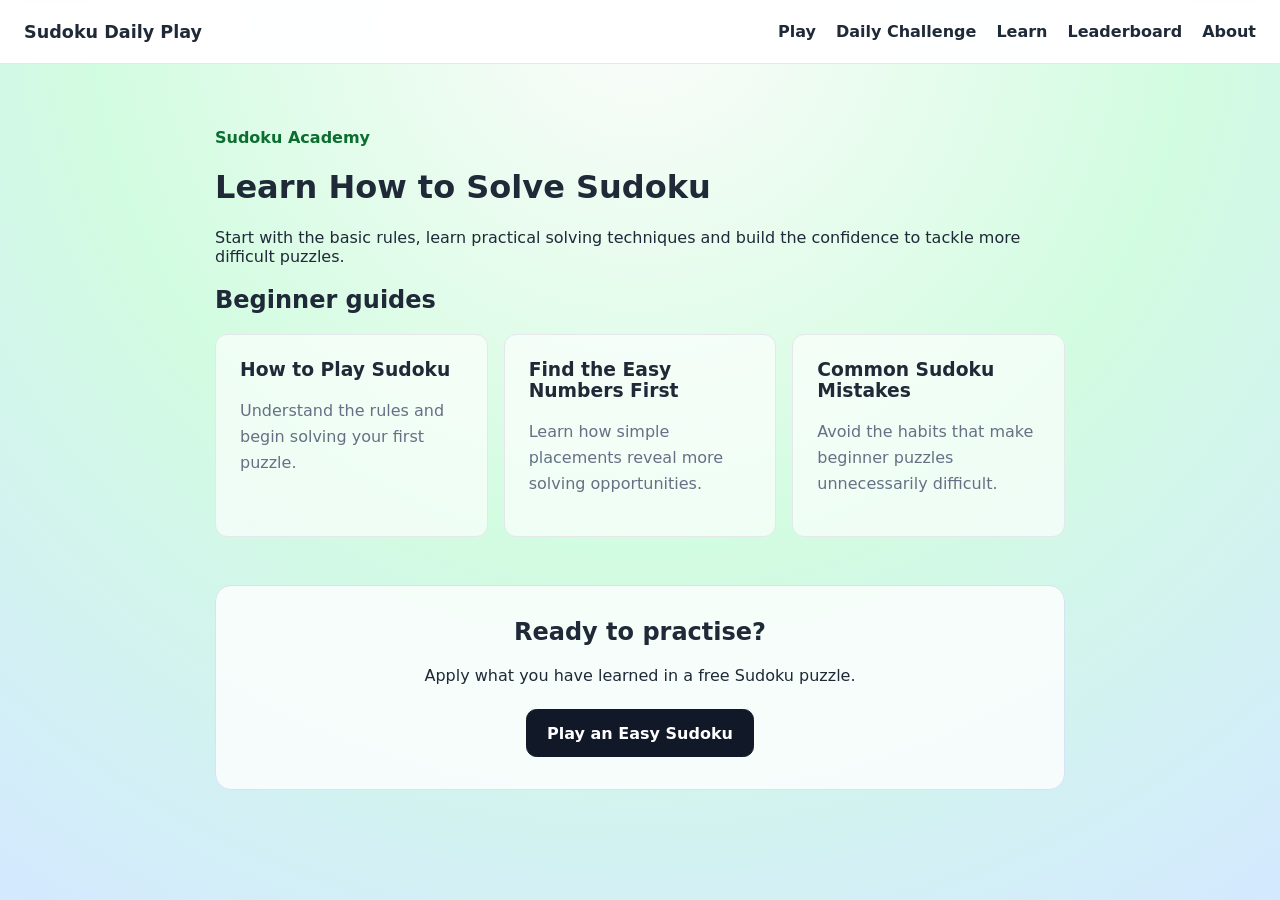
<file: academy/index.html>
<!DOCTYPE html>
<html lang="en">
<head>
  <meta charset="UTF-8">

  <meta
    name="viewport"
    content="width=device-width, initial-scale=1.0"
  >

  <title>Learn Sudoku: Guides and Strategies | Sudoku Daily Play</title>

  <meta
    name="description"
    content="Learn how to play Sudoku and improve your solving skills with beginner guides, practical tips and step-by-step strategies."
  >

  <link
    rel="canonical"
    href="https://sudokudailyplay.com/academy/"
  >

  <link rel="stylesheet" href="/style.css">
</head>

<body>
  <header class="site-header">
    <a class="site-logo" href="/index.html">
      Sudoku Daily Play
    </a>

    <nav class="site-nav" aria-label="Main navigation">
      <a href="/play.html">Play</a>
      <a href="/daily.html">Daily Challenge</a>
      <a href="/academy/">Learn</a>
      <a href="/leaderboard.html">Leaderboard</a>
      <a href="/about.html">About</a>
    </nav>
  </header>

  <main class="content-page">
    <header class="page-introduction">
      <p class="home-eyebrow">Sudoku Academy</p>

      <h1>Learn How to Solve Sudoku</h1>

      <p>
        Start with the basic rules, learn practical solving techniques
        and build the confidence to tackle more difficult puzzles.
      </p>
    </header>

    <section aria-labelledby="beginner-guides-heading">
      <h2 id="beginner-guides-heading">Beginner guides</h2>

      <div class="academy-preview-grid">
        <article>
          <h3>
            <a href="/academy/how-to-play-sudoku.html">
              How to Play Sudoku
            </a>
          </h3>

          <p>
            Understand the rules and begin solving your first puzzle.
          </p>
        </article>

        <article>
          <h3>
            <a href="/academy/find-the-easy-numbers.html">
              Find the Easy Numbers First
            </a>
          </h3>

          <p>
            Learn how simple placements reveal more solving opportunities.
          </p>
        </article>

        <article>
          <h3>
            <a href="/academy/common-sudoku-mistakes.html">
              Common Sudoku Mistakes
            </a>
          </h3>

          <p>
            Avoid the habits that make beginner puzzles unnecessarily difficult.
          </p>
        </article>
      </div>
    </section>

    <section class="practice-callout">
      <h2>Ready to practise?</h2>

      <p>
        Apply what you have learned in a free Sudoku puzzle.
      </p>

      <a class="button button-primary" href="/play.html?difficulty=easy">
        Play an Easy Sudoku
      </a>
    </section>
  </main>
</body>
</html>
</file>
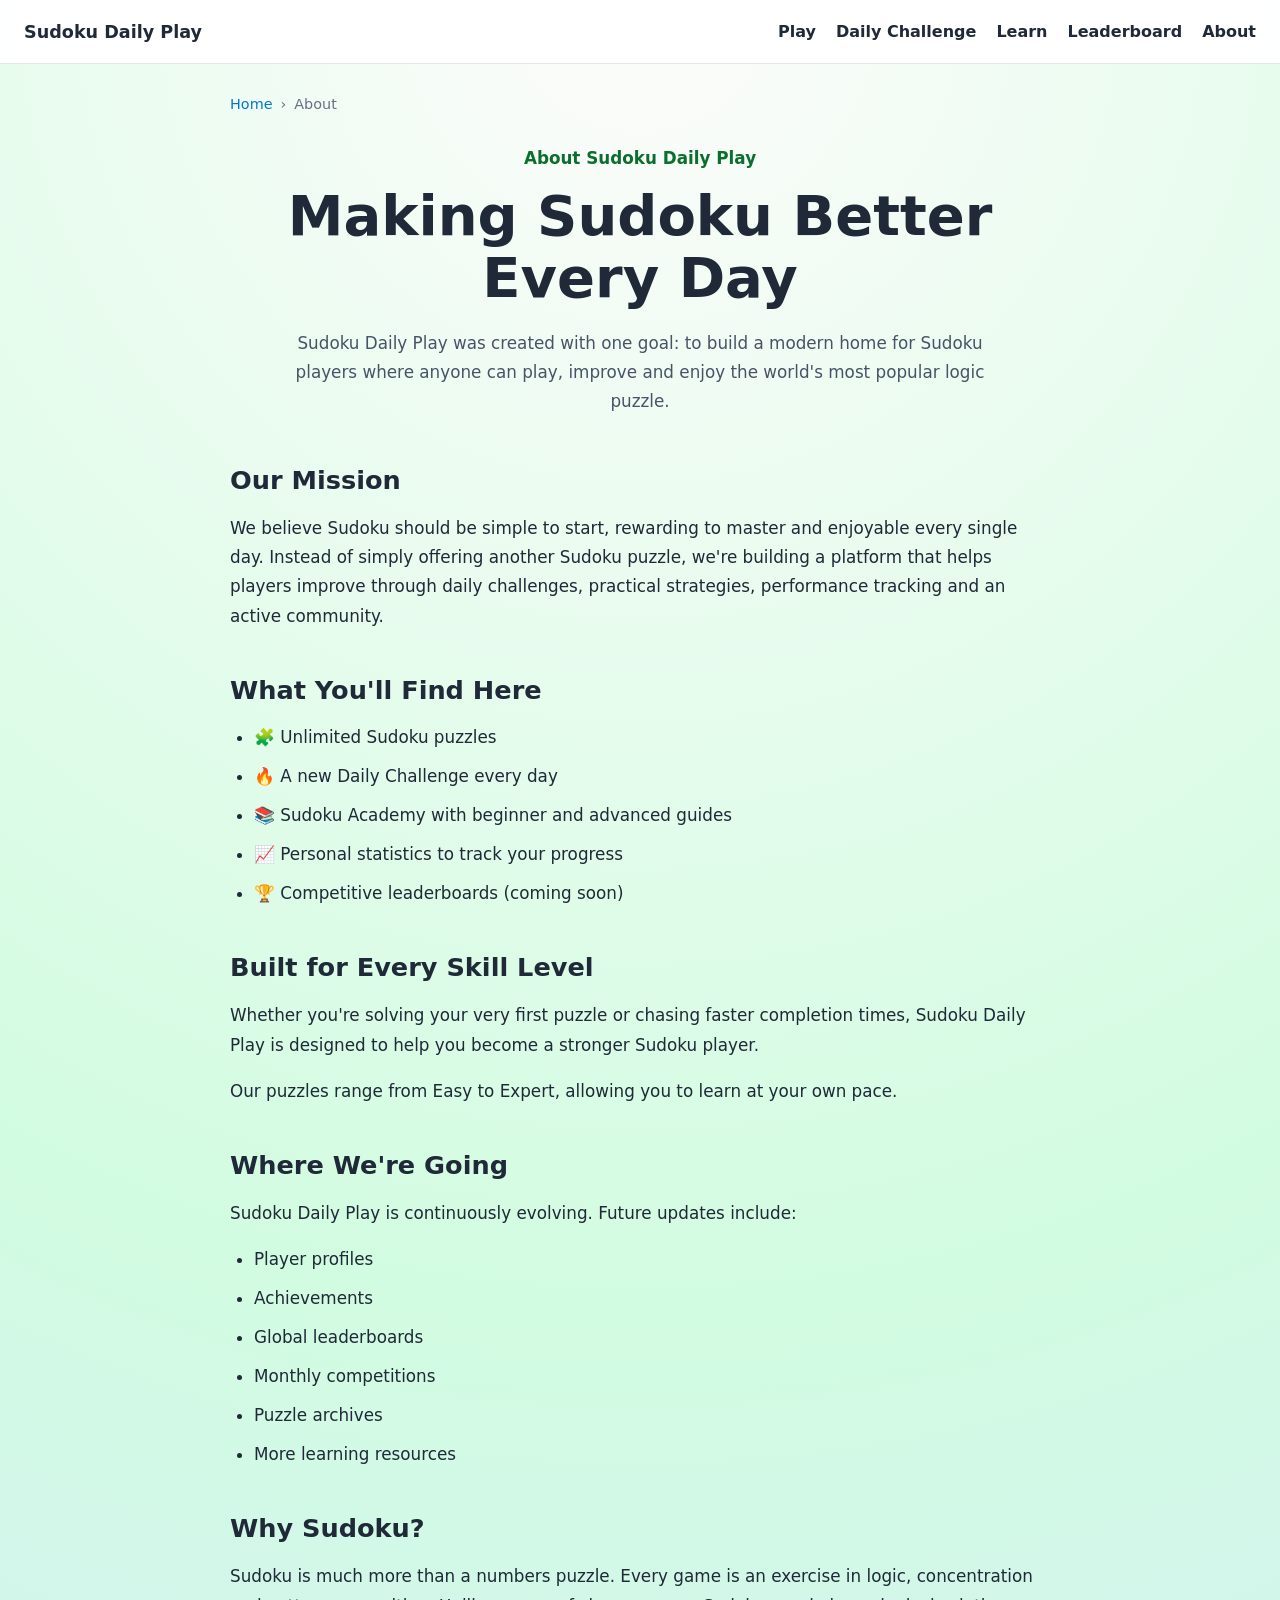
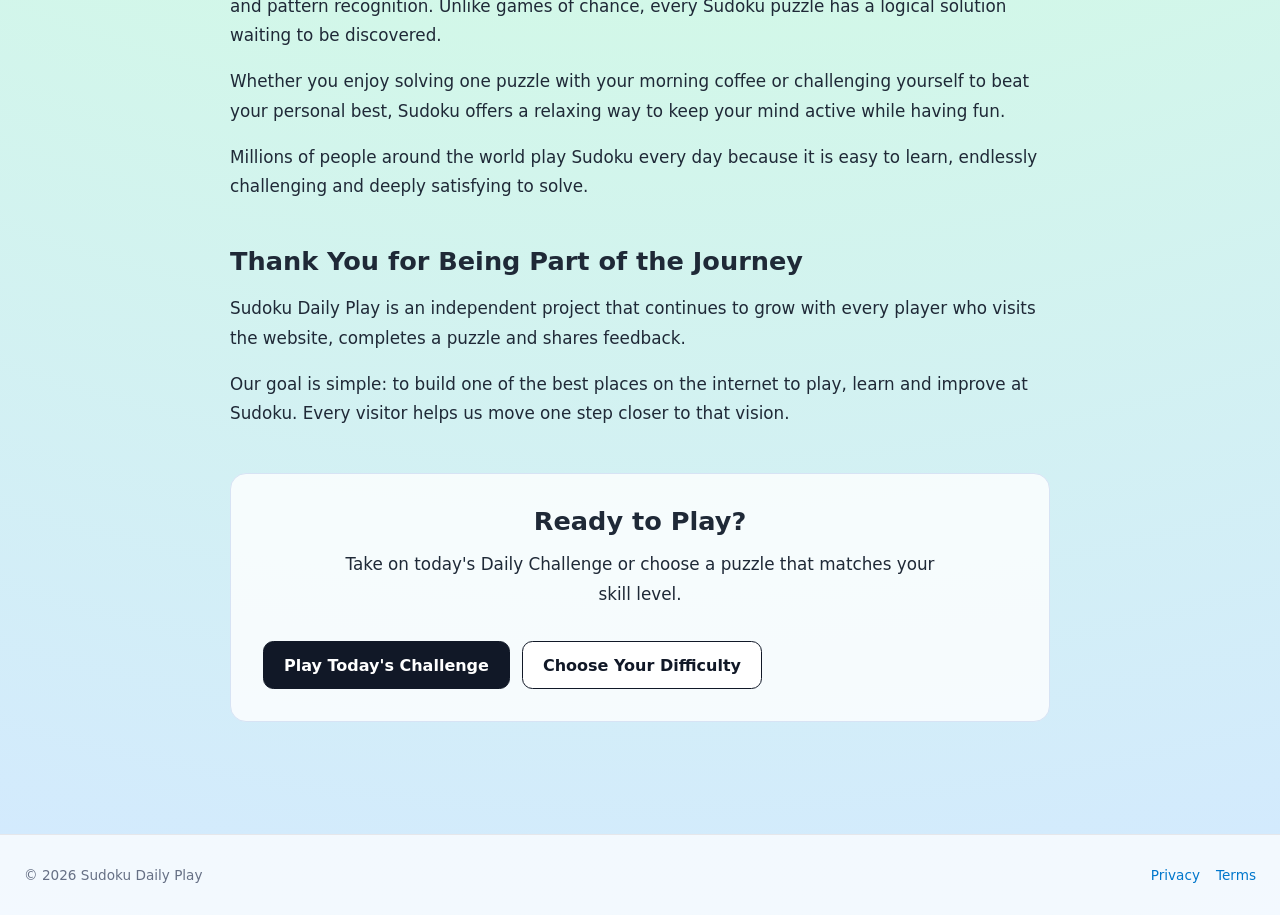
<file: about.html>
<!DOCTYPE html>
<html lang="en">

<head>
  <meta charset="UTF-8">

  <meta
    name="viewport"
    content="width=device-width, initial-scale=1.0"
  >

  <title>About Sudoku Daily Play | Our Mission</title>

  <meta
    name="description"
    content="Learn about Sudoku Daily Play and our mission to make Sudoku more enjoyable, accessible and rewarding for players of all skill levels."
  >

  <link
    rel="canonical"
    href="https://sudokudailyplay.com/about.html"
  >

  <link rel="stylesheet" href="/style.css">

  <link rel="icon"
        type="image/png"
        sizes="192x192"
        href="/icon-192.png">

  <meta property="og:title" content="About Sudoku Daily Play">
  <meta property="og:description"
        content="Discover the mission behind Sudoku Daily Play.">
  <meta property="og:url"
        content="https://sudokudailyplay.com/about.html">
  <meta property="og:type" content="website">

</head>

<body>

<header class="site-header">

    <a class="site-logo" href="/">
        Sudoku Daily Play
    </a>

    <nav class="site-nav">

        <a href="/play.html">Play</a>
        <a href="/daily.html">Daily Challenge</a>
        <a href="/academy/">Learn</a>
        <a href="/leaderboard.html">Leaderboard</a>
        <a href="/about.html">About</a>

    </nav>

</header>

<main class="article-page">

<nav class="breadcrumbs">

<a href="/">Home</a>

<span>›</span>

<span>About</span>

</nav>

<header class="article-header">

<p class="home-eyebrow">

About Sudoku Daily Play

</p>

<h1>

Making Sudoku Better Every Day

</h1>

<p class="article-introduction">

Sudoku Daily Play was created with one goal:

to build a modern home for Sudoku players where anyone can
play, improve and enjoy the world's most popular logic puzzle.

</p>

</header>

<section>

<h2>

Our Mission

</h2>

<p>

We believe Sudoku should be simple to start,
rewarding to master and enjoyable every single day.

Instead of simply offering another Sudoku puzzle,
we're building a platform that helps players improve
through daily challenges, practical strategies,
performance tracking and an active community.

</p>

</section>

<section>

<h2>

What You'll Find Here

</h2>

<ul>

<li>🧩 Unlimited Sudoku puzzles</li>
<li>🔥 A new Daily Challenge every day</li>
<li>📚 Sudoku Academy with beginner and advanced guides</li>
<li>📈 Personal statistics to track your progress</li>
<li>🏆 Competitive leaderboards (coming soon)</li>

</ul>

</section>

<section>

<h2>

Built for Every Skill Level

</h2>

<p>

Whether you're solving your very first puzzle
or chasing faster completion times,
Sudoku Daily Play is designed to help you become
a stronger Sudoku player.

</p>

<p>

Our puzzles range from Easy to Expert,
allowing you to learn at your own pace.

</p>

</section>

<section>

<h2>

Where We're Going

</h2>

<p>

Sudoku Daily Play is continuously evolving.

Future updates include:

</p>

<ul>
<li>Player profiles</li>
<li>Achievements</li>
<li>Global leaderboards</li>
<li>Monthly competitions</li>
<li>Puzzle archives</li>
<li>More learning resources</li>
</ul>

</section>

<section>

<h2>

Why Sudoku?

</h2>

<p>

Sudoku is much more than a numbers puzzle. Every game is an exercise in
logic, concentration and pattern recognition. Unlike games of chance,
every Sudoku puzzle has a logical solution waiting to be discovered.

</p>

<p>

Whether you enjoy solving one puzzle with your morning coffee or challenging
yourself to beat your personal best, Sudoku offers a relaxing way to keep
your mind active while having fun.

</p>

<p>

Millions of people around the world play Sudoku every day because it is easy
to learn, endlessly challenging and deeply satisfying to solve.

</p>

</section>

<section>

<h2>

Thank You for Being Part of the Journey

</h2>

<p>

Sudoku Daily Play is an independent project that continues to grow with every
player who visits the website, completes a puzzle and shares feedback.

</p>

<p>

Our goal is simple: to build one of the best places on the internet to play,
learn and improve at Sudoku. Every visitor helps us move one step closer to
that vision.

</p>

</section>

<section class="practice-callout">

<h2>

Ready to Play?

</h2>

<p>

Take on today's Daily Challenge or choose a puzzle that matches your skill
level.

</p>

<div class="home-primary-actions">

<a class="button button-primary"
   href="/daily.html">

Play Today's Challenge

</a>

<a class="button button-secondary"
   href="/play.html">

Choose Your Difficulty

</a>

</div>

</section>

</main>

<footer class="site-footer">

<p>

© 2026 Sudoku Daily Play

</p>

<nav>

<a href="/privacy.html">

Privacy

</a>

<a href="/terms.html">

Terms

</a>

</nav>

</footer>

</body>

</html>
</file>
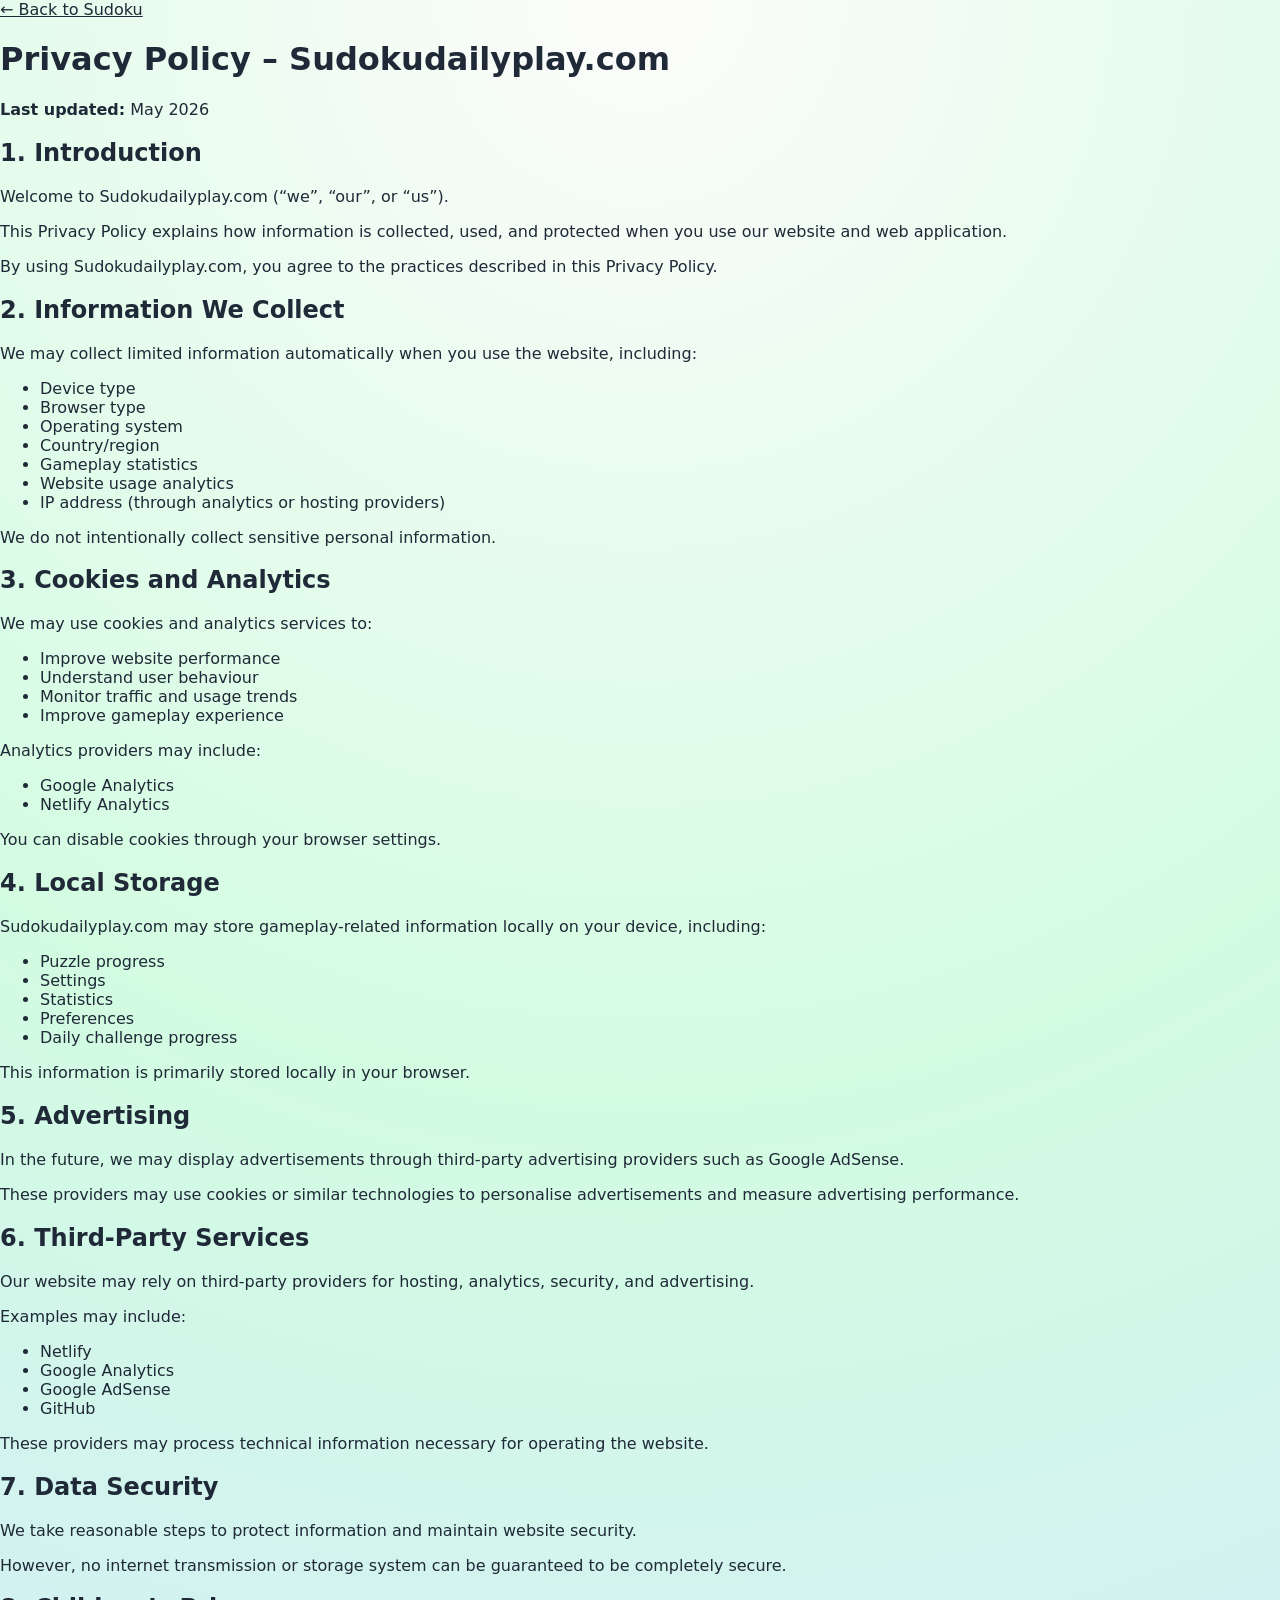
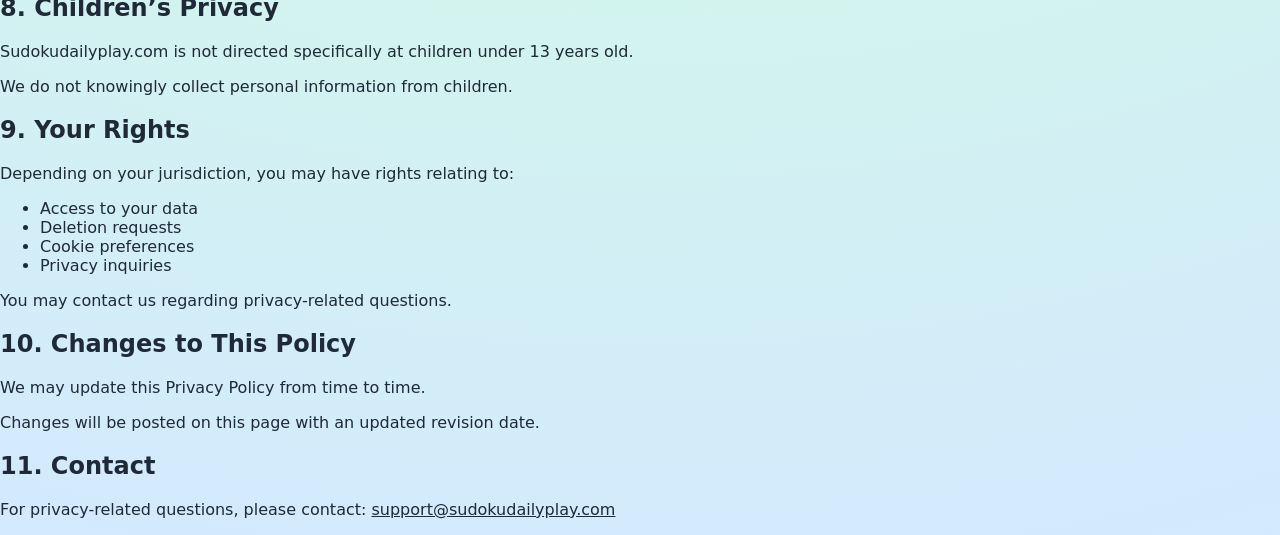
<file: privacy.html>
<!DOCTYPE html>
<html lang="en">
<head>
  <meta charset="UTF-8" />
  <meta name="viewport" content="width=device-width, initial-scale=1.0" />
  <title>Privacy Policy | Sudoku Daily Play</title>
  <link rel="stylesheet" href="style.css" />
</head>
<body>
  <main class="legal-page">
    <a href="index.html" class="back-link">← Back to Sudoku</a>

    <h1>Privacy Policy – Sudokudailyplay.com</h1>
    <p><strong>Last updated:</strong> May 2026</p>

    <h2>1. Introduction</h2>
    <p>Welcome to Sudokudailyplay.com (“we”, “our”, or “us”).</p>
    <p>This Privacy Policy explains how information is collected, used, and protected when you use our website and web application.</p>
    <p>By using Sudokudailyplay.com, you agree to the practices described in this Privacy Policy.</p>

    <h2>2. Information We Collect</h2>
    <p>We may collect limited information automatically when you use the website, including:</p>
       <ul>
          <li>Device type</li>
          <li>Browser type</li>
          <li>Operating system</li>
          <li>Country/region</li>
          <li>Gameplay statistics</li>
          <li>Website usage analytics</li>
          <li>IP address (through analytics or hosting providers)</li>
        </ul>
      <p>We do not intentionally collect sensitive personal information.</p>


    <h2>3. Cookies and Analytics</h2>
    <p>We may use cookies and analytics services to:</p>
      <ul>
          <li>Improve website performance</li>
          <li>Understand user behaviour</li>
          <li>Monitor traffic and usage trends</li>
          <li>Improve gameplay experience</li>
        </ul>  
    <p>Analytics providers may include:</p>
        <ul>
          <li>Google Analytics</li>
          <li>Netlify Analytics</li>
        </ul> 
    <p>You can disable cookies through your browser settings.</p>

       <h2>4. Local Storage</h2>
    <p>Sudokudailyplay.com may store gameplay-related information locally on your device, including:</p>
        <ul>
          <li>Puzzle progress</li>
          <li>Settings</li>
          <li>Statistics</li>
          <li>Preferences</li>
          <li>Daily challenge progress</li>
        </ul>
    <p>This information is primarily stored locally in your browser.</p>

      <h2>5. Advertising</h2>
    <p>In the future, we may display advertisements through third-party advertising providers such as Google AdSense.</p>
    <p>These providers may use cookies or similar technologies to personalise advertisements and measure advertising performance.</p>

      <h2>6. Third-Party Services</h2>
    <p>Our website may rely on third-party providers for hosting, analytics, security, and advertising.</p>
    <p>Examples may include:</p>
        <ul>
          <li>Netlify</li>
          <li>Google Analytics</li>
          <li>Google AdSense</li>
          <li>GitHub</li>
        </ul>
    <p>These providers may process technical information necessary for operating the website.</p>

      <h2>7. Data Security</h2>
    <p>We take reasonable steps to protect information and maintain website security.</p>
    <p>However, no internet transmission or storage system can be guaranteed to be completely secure.</p>

    <h2>8. Children’s Privacy</h2>
    <p>Sudokudailyplay.com is not directed specifically at children under 13 years old.</p>
    <p>We do not knowingly collect personal information from children.</p>

        <h2>9. Your Rights</h2>
    <p>Depending on your jurisdiction, you may have rights relating to:</p>
        <ul>
          <li>Access to your data</li>
          <li>Deletion requests</li>
          <li>Cookie preferences</li>
          <li>Privacy inquiries</li>
        </ul>
    <p>You may contact us regarding privacy-related questions.</p>

        <h2>10. Changes to This Policy</h2>
    <p>We may update this Privacy Policy from time to time.</p>
    <p>Changes will be posted on this page with an updated revision date.</p>

    <h2>11. Contact</h2>
    <p>
      For privacy-related questions, please contact:
      <a href="mailto:support@sudokudailyplay.com">support@sudokudailyplay.com</a>
    </p>
  </main>
</body>
</html>
</file>
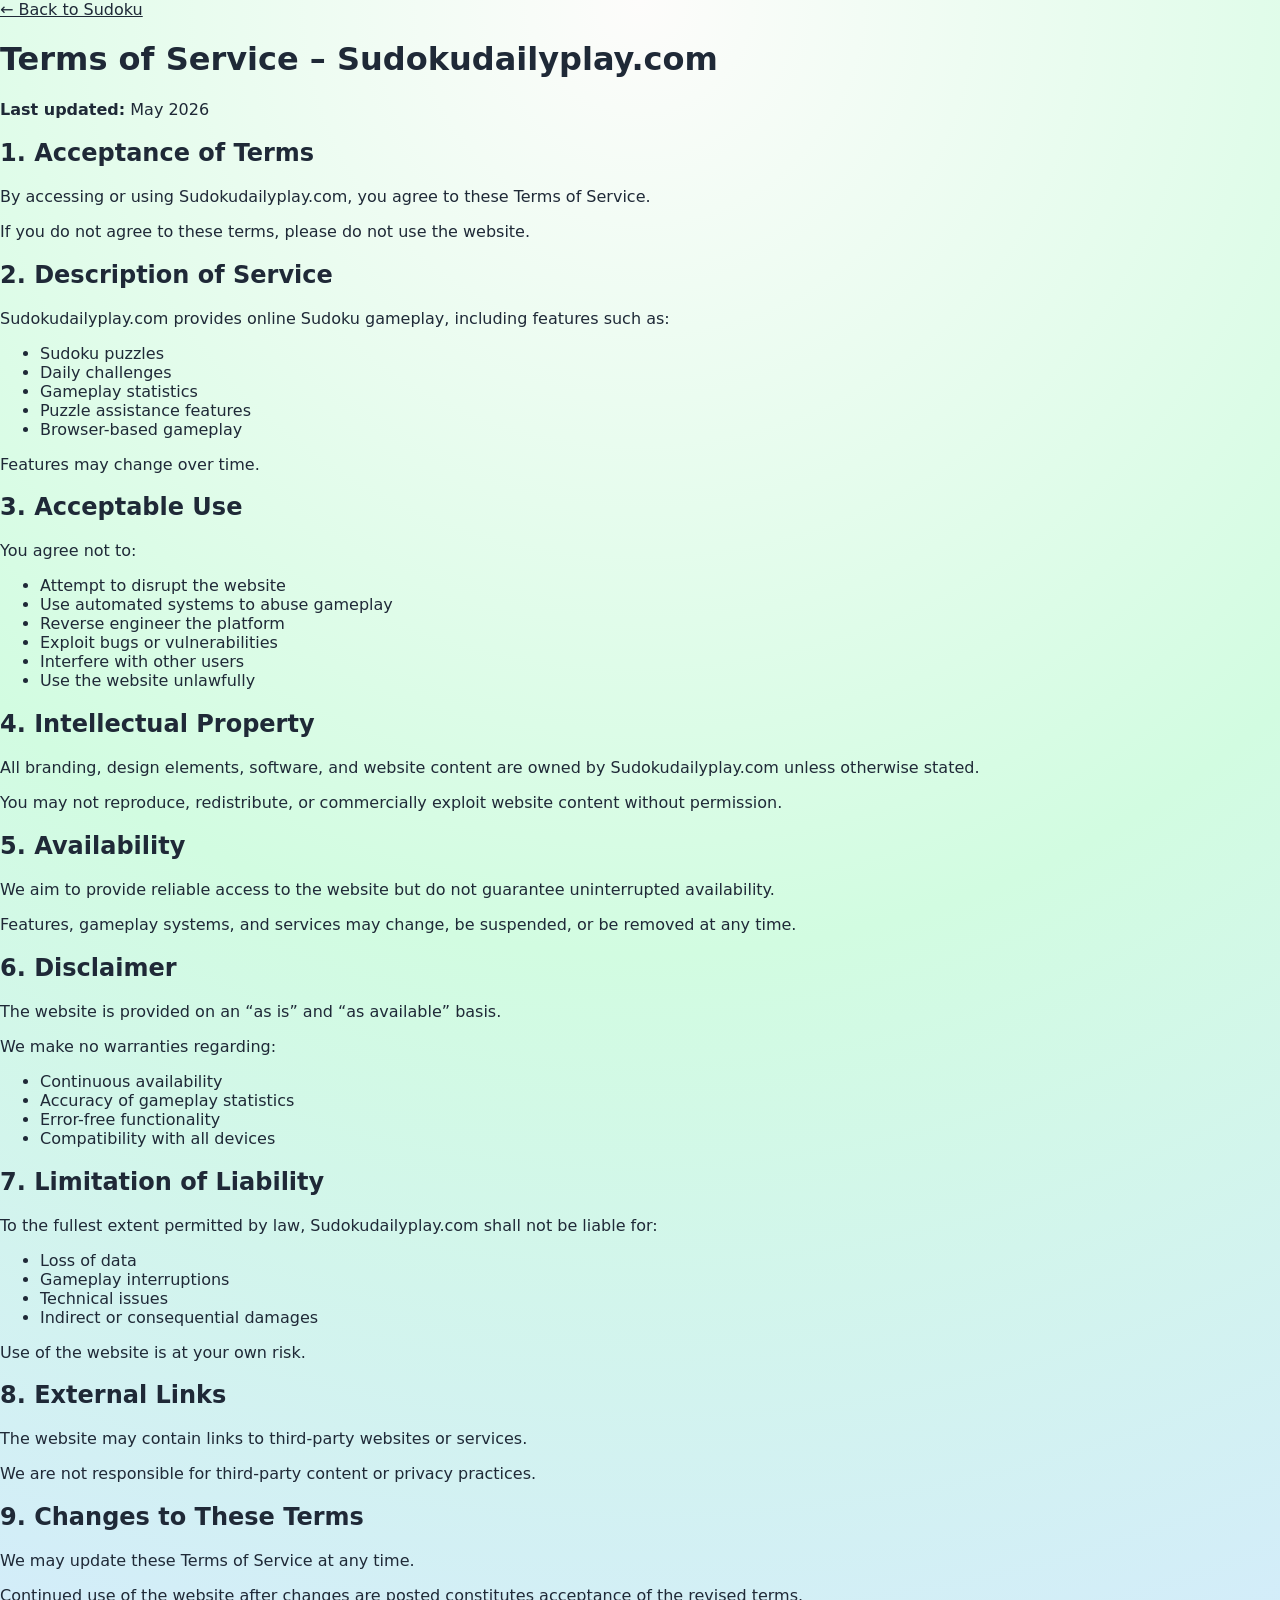
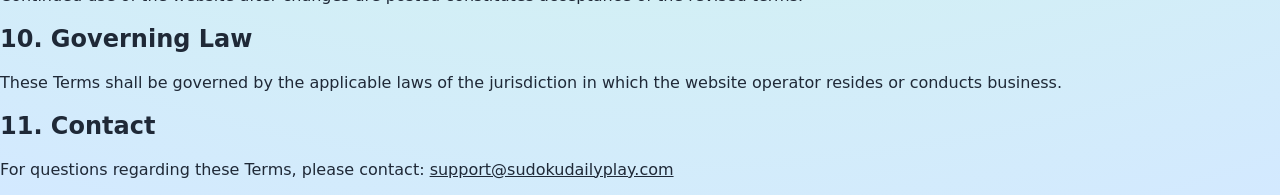
<file: terms.html>
<!DOCTYPE html>
<html lang="en">
<head>
  <meta charset="UTF-8" />
  <meta name="viewport" content="width=device-width, initial-scale=1.0" />
  <title>Terms of Service | Sudoku Daily Play</title>
  <link rel="stylesheet" href="style.css" />
</head>
<body>
  <main class="legal-page">
    <a href="index.html" class="back-link">← Back to Sudoku</a>

    <h1>Terms of Service – Sudokudailyplay.com</h1>
    <p><strong>Last updated:</strong> May 2026</p>

    <h2>1. Acceptance of Terms</h2>
    <p>By accessing or using Sudokudailyplay.com, you agree to these Terms of Service.</p>
    <p>If you do not agree to these terms, please do not use the website.</p>

    <h2>2. Description of Service</h2>
    <p>Sudokudailyplay.com provides online Sudoku gameplay, including features such as:</p>
       <ul>
          <li>Sudoku puzzles</li>
          <li>Daily challenges</li>
          <li>Gameplay statistics</li>
          <li>Puzzle assistance features</li>
          <li>Browser-based gameplay</li>
        </ul>
      <p>Features may change over time.</p>

    <h2>3. Acceptable Use</h2>
    <p>You agree not to:</p>
      <ul>
          <li>Attempt to disrupt the website</li>
          <li>Use automated systems to abuse gameplay</li>
          <li>Reverse engineer the platform</li>
          <li>Exploit bugs or vulnerabilities</li>
          <li>Interfere with other users</li>
          <li>Use the website unlawfully</li>    
        </ul>  

       <h2>4. Intellectual Property</h2>
    <p>All branding, design elements, software, and website content are owned by Sudokudailyplay.com unless otherwise stated.</p>
    <p>You may not reproduce, redistribute, or commercially exploit website content without permission.</p>

      <h2>5. Availability</h2>
    <p>We aim to provide reliable access to the website but do not guarantee uninterrupted availability.</p>
    <p>Features, gameplay systems, and services may change, be suspended, or be removed at any time.</p>

      <h2>6. Disclaimer</h2>
    <p>The website is provided on an “as is” and “as available” basis.</p>
    <p>We make no warranties regarding:</p>
        <ul>
          <li>Continuous availability</li>
          <li>Accuracy of gameplay statistics</li>
          <li>Error-free functionality</li>
          <li>Compatibility with all devices</li>
        </ul>

      <h2>7. Limitation of Liability</h2>
    <p>To the fullest extent permitted by law, Sudokudailyplay.com shall not be liable for:</p>
      <ul>
          <li>Loss of data</li>
          <li>Gameplay interruptions</li>
          <li>Technical issues</li>
          <li>Indirect or consequential damages</li>
        </ul>
    <p>Use of the website is at your own risk.</p>

    <h2>8. External Links</h2>
    <p>The website may contain links to third-party websites or services.</p>
    <p>We are not responsible for third-party content or privacy practices.</p>

        <h2>9. Changes to These Terms</h2>
    <p>We may update these Terms of Service at any time.</p>
    <p>Continued use of the website after changes are posted constitutes acceptance of the revised terms.</p>

        <h2>10. Governing Law</h2>
    <p>These Terms shall be governed by the applicable laws of the jurisdiction in which the website operator resides or conducts business.</p>

    <h2>11. Contact</h2>
    <p>
      For questions regarding these Terms, please contact:
      <a href="mailto:support@sudokudailyplay.com">support@sudokudailyplay.com</a>
    </p>
  </main>
</body>
</html>
</file>
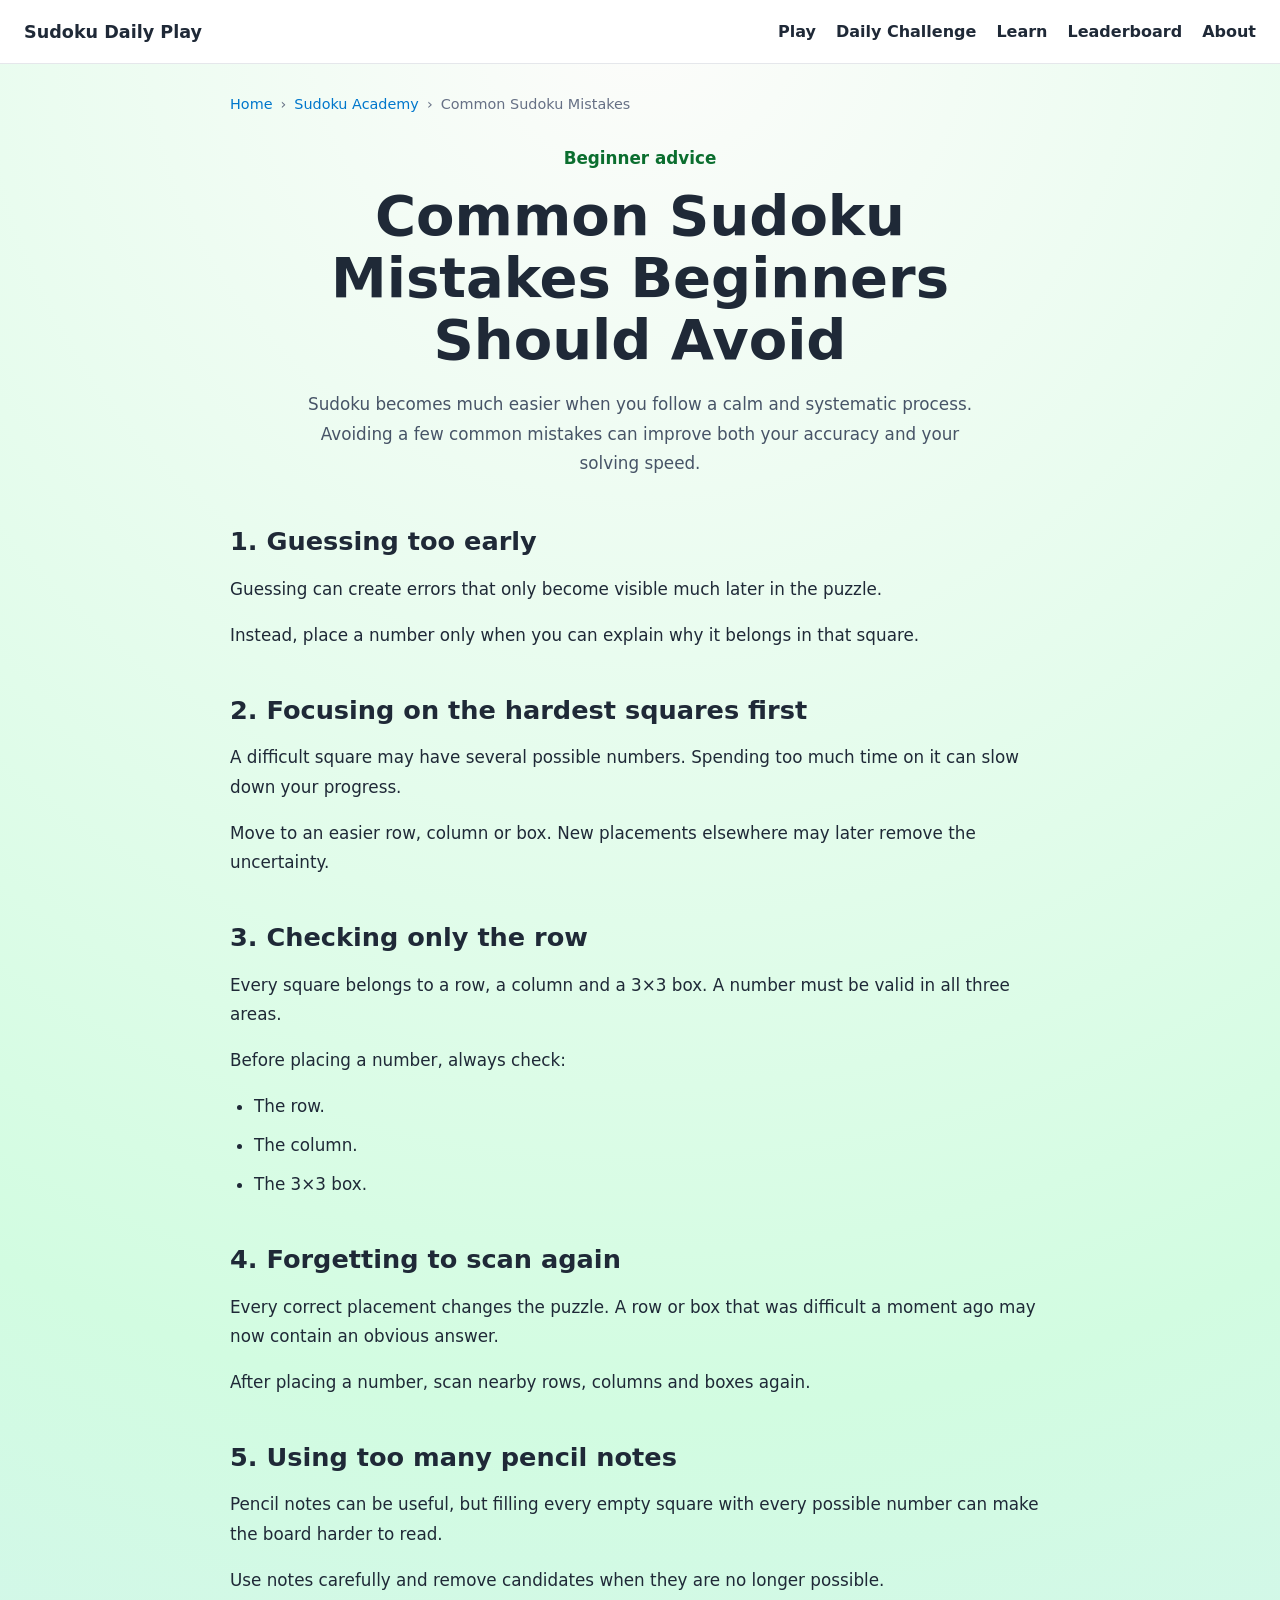
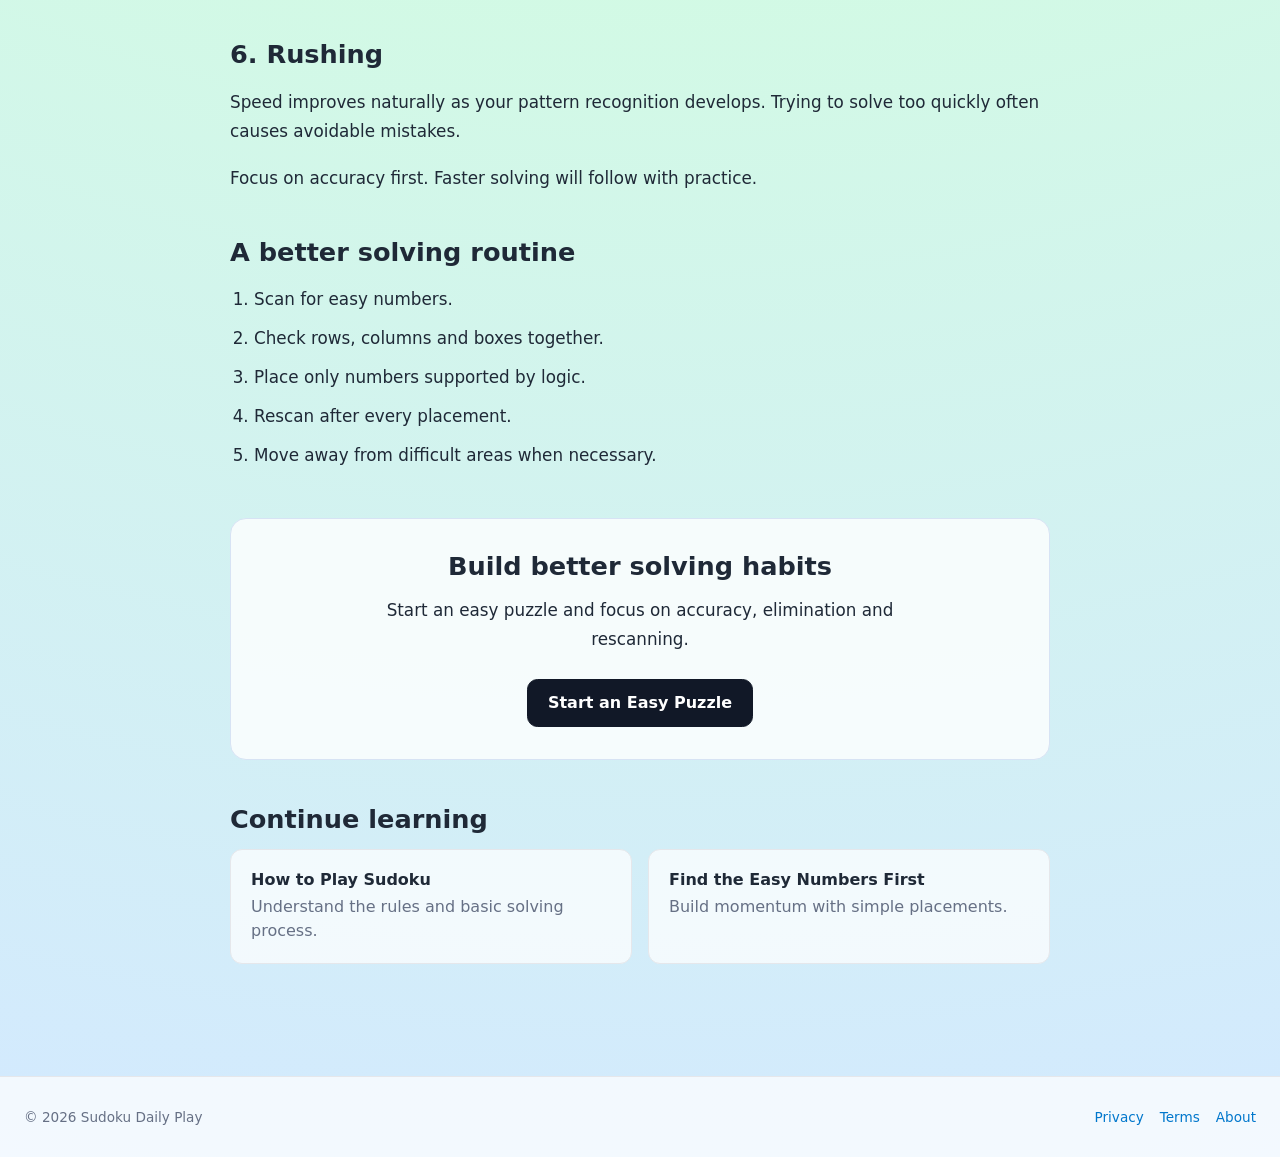
<file: academy/common-sudoku-mistakes.html>
<!DOCTYPE html>
<html lang="en">

<head>
  <meta charset="UTF-8">

  <meta
    name="viewport"
    content="width=device-width, initial-scale=1.0"
  >

  <title>Common Sudoku Mistakes Beginners Should Avoid | Sudoku Daily Play</title>

  <meta
    name="description"
    content="Avoid the most common Sudoku mistakes, including guessing, rushing, overlooking boxes and focusing on difficult squares too early."
  >

  <link
    rel="canonical"
    href="https://sudokudailyplay.com/academy/common-sudoku-mistakes.html"
  >

  <link rel="stylesheet" href="/style.css">

  <link
    rel="icon"
    type="image/png"
    sizes="192x192"
    href="/icon-192.png"
  >

  <meta
    property="og:title"
    content="Common Sudoku Mistakes Beginners Should Avoid"
  >
  <meta
    property="og:description"
    content="Improve your Sudoku solving by avoiding these common beginner mistakes."
  >
  <meta
    property="og:url"
    content="https://sudokudailyplay.com/academy/common-sudoku-mistakes.html"
  >
  <meta property="og:type" content="article">
</head>

<body>

  <header class="site-header">
    <a class="site-logo" href="/">
      Sudoku Daily Play
    </a>

    <nav class="site-nav" aria-label="Main navigation">
      <a href="/play.html">Play</a>
      <a href="/daily.html">Daily Challenge</a>
      <a href="/academy/">Learn</a>
      <a href="/leaderboard.html">Leaderboard</a>
      <a href="/about.html">About</a>
    </nav>
  </header>

  <main class="article-page">

    <nav class="breadcrumbs" aria-label="Breadcrumb">
      <a href="/">Home</a>
      <span>›</span>
      <a href="/academy/">Sudoku Academy</a>
      <span>›</span>
      <span>Common Sudoku Mistakes</span>
    </nav>

    <article>
      <header class="article-header">
        <p class="home-eyebrow">Beginner advice</p>

        <h1>Common Sudoku Mistakes Beginners Should Avoid</h1>

        <p class="article-introduction">
          Sudoku becomes much easier when you follow a calm and systematic
          process. Avoiding a few common mistakes can improve both your
          accuracy and your solving speed.
        </p>
      </header>

      <section>
        <h2>1. Guessing too early</h2>

        <p>
          Guessing can create errors that only become visible much later in
          the puzzle.
        </p>

        <p>
          Instead, place a number only when you can explain why it belongs in
          that square.
        </p>
      </section>

      <section>
        <h2>2. Focusing on the hardest squares first</h2>

        <p>
          A difficult square may have several possible numbers. Spending too
          much time on it can slow down your progress.
        </p>

        <p>
          Move to an easier row, column or box. New placements elsewhere may
          later remove the uncertainty.
        </p>
      </section>

      <section>
        <h2>3. Checking only the row</h2>

        <p>
          Every square belongs to a row, a column and a 3×3 box. A number must
          be valid in all three areas.
        </p>

        <p>
          Before placing a number, always check:
        </p>

        <ul>
          <li>The row.</li>
          <li>The column.</li>
          <li>The 3×3 box.</li>
        </ul>
      </section>

      <section>
        <h2>4. Forgetting to scan again</h2>

        <p>
          Every correct placement changes the puzzle. A row or box that was
          difficult a moment ago may now contain an obvious answer.
        </p>

        <p>
          After placing a number, scan nearby rows, columns and boxes again.
        </p>
      </section>

      <section>
        <h2>5. Using too many pencil notes</h2>

        <p>
          Pencil notes can be useful, but filling every empty square with every
          possible number can make the board harder to read.
        </p>

        <p>
          Use notes carefully and remove candidates when they are no longer
          possible.
        </p>
      </section>

      <section>
        <h2>6. Rushing</h2>

        <p>
          Speed improves naturally as your pattern recognition develops.
          Trying to solve too quickly often causes avoidable mistakes.
        </p>

        <p>
          Focus on accuracy first. Faster solving will follow with practice.
        </p>
      </section>

      <section>
        <h2>A better solving routine</h2>

        <ol>
          <li>Scan for easy numbers.</li>
          <li>Check rows, columns and boxes together.</li>
          <li>Place only numbers supported by logic.</li>
          <li>Rescan after every placement.</li>
          <li>Move away from difficult areas when necessary.</li>
        </ol>
      </section>

      <aside class="practice-callout">
        <h2>Build better solving habits</h2>

        <p>
          Start an easy puzzle and focus on accuracy, elimination and rescanning.
        </p>

        <a
          class="button button-primary"
          href="/play.html?difficulty=easy"
        >
          Start an Easy Puzzle
        </a>
      </aside>

      <section class="related-guides">
        <h2>Continue learning</h2>

        <div class="related-guides-grid">
          <a href="/academy/how-to-play-sudoku.html">
            <strong>How to Play Sudoku</strong>
            <span>Understand the rules and basic solving process.</span>
          </a>

          <a href="/academy/find-the-easy-numbers.html">
            <strong>Find the Easy Numbers First</strong>
            <span>Build momentum with simple placements.</span>
          </a>
        </div>
      </section>
    </article>

  </main>

  <footer class="site-footer">
    <p>&copy; 2026 Sudoku Daily Play</p>

    <nav aria-label="Footer navigation">
      <a href="/privacy.html">Privacy</a>
      <a href="/terms.html">Terms</a>
      <a href="/about.html">About</a>
    </nav>
  </footer>

</body>
</html>
</file>
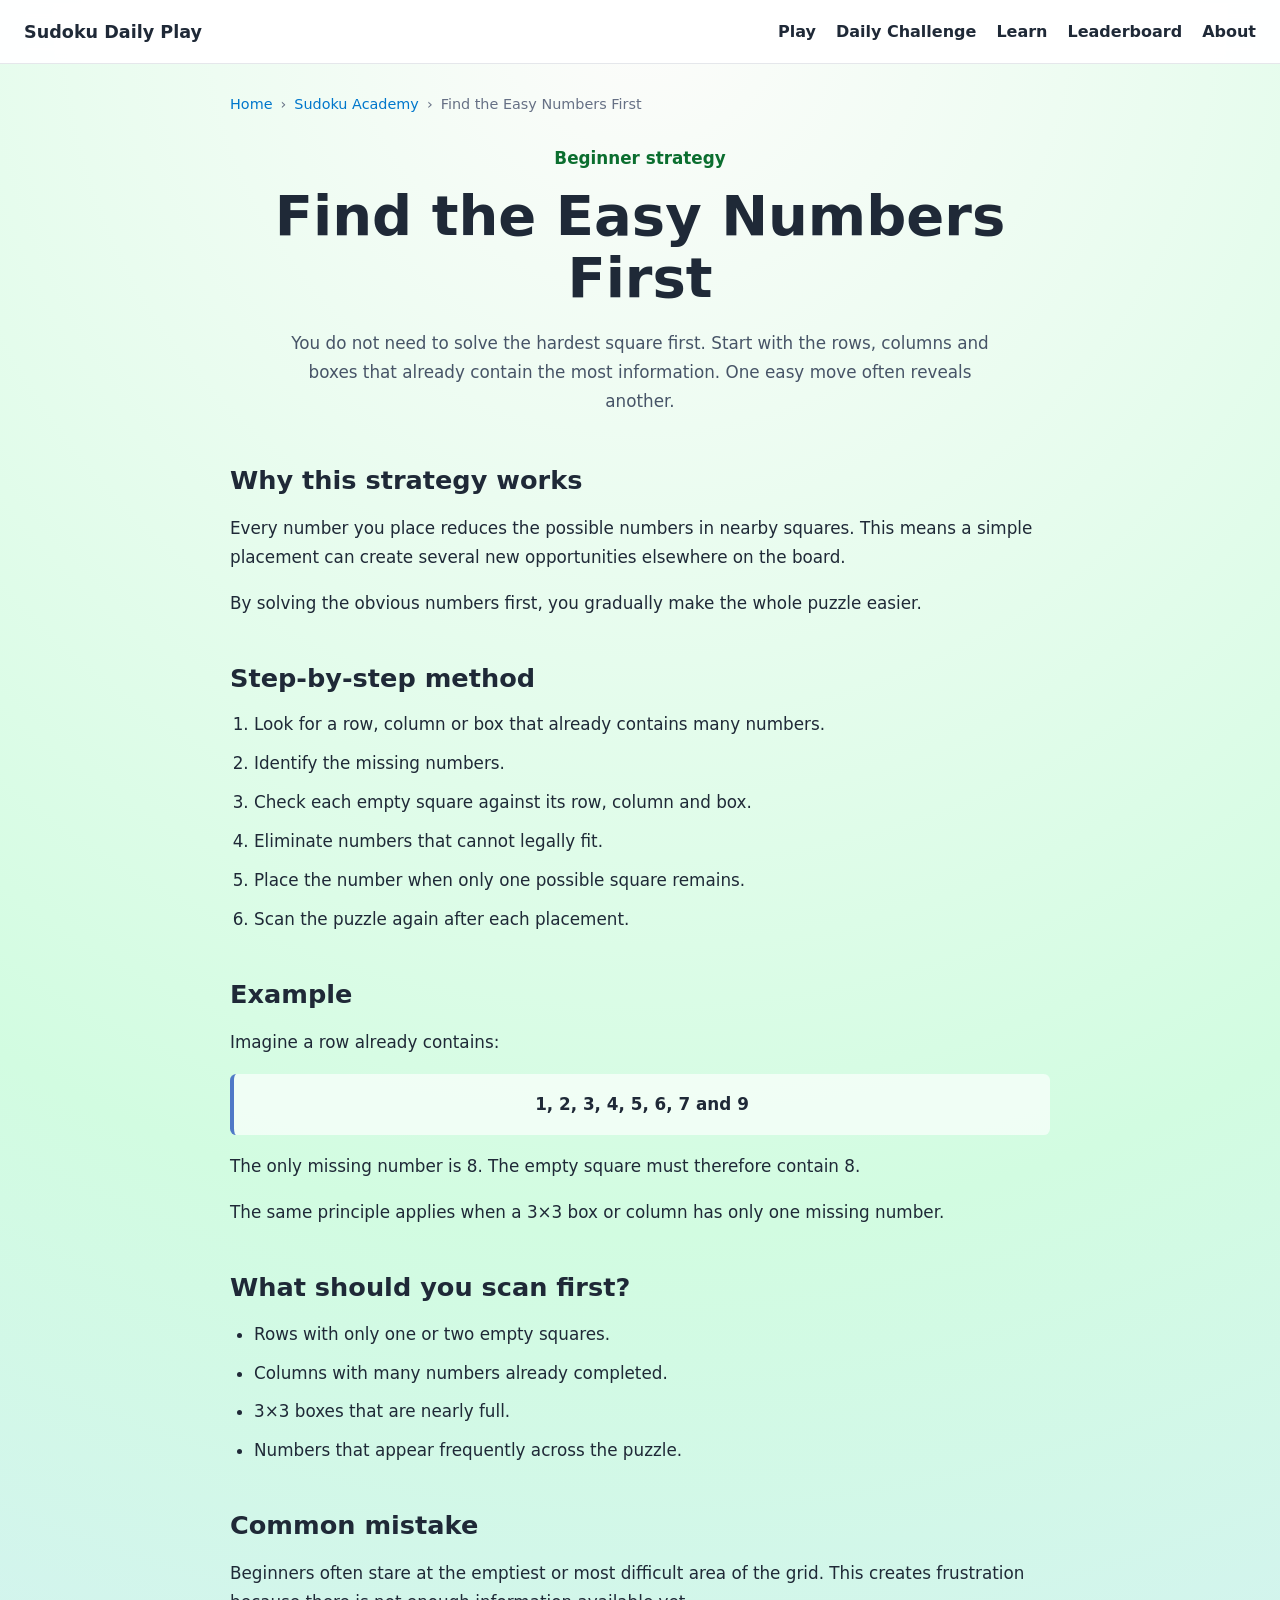
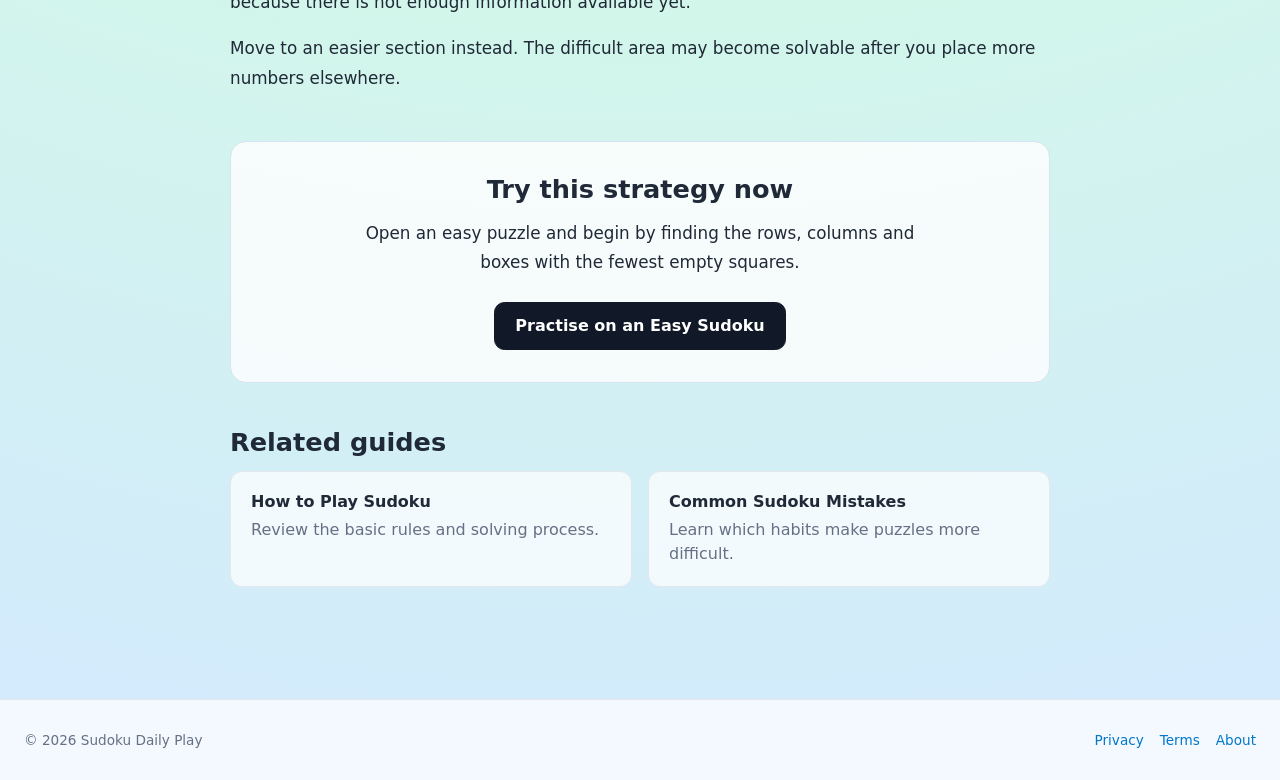
<file: academy/find-the-easy-numbers.html>
<!DOCTYPE html>
<html lang="en">

<head>
  <meta charset="UTF-8">

  <meta
    name="viewport"
    content="width=device-width, initial-scale=1.0"
  >

  <title>Find the Easy Numbers First: Sudoku Strategy | Sudoku Daily Play</title>

  <meta
    name="description"
    content="Learn how to find the easy numbers first in Sudoku. Use simple scanning and elimination to build momentum and solve puzzles more confidently."
  >

  <link
    rel="canonical"
    href="https://sudokudailyplay.com/academy/find-the-easy-numbers.html"
  >

  <link rel="stylesheet" href="/style.css">

  <link
    rel="icon"
    type="image/png"
    sizes="192x192"
    href="/icon-192.png"
  >

  <meta
    property="og:title"
    content="Find the Easy Numbers First"
  >
  <meta
    property="og:description"
    content="A simple beginner Sudoku strategy that helps reveal more easy moves."
  >
  <meta
    property="og:url"
    content="https://sudokudailyplay.com/academy/find-the-easy-numbers.html"
  >
  <meta property="og:type" content="article">
</head>

<body>

  <header class="site-header">
    <a class="site-logo" href="/">
      Sudoku Daily Play
    </a>

    <nav class="site-nav" aria-label="Main navigation">
      <a href="/play.html">Play</a>
      <a href="/daily.html">Daily Challenge</a>
      <a href="/academy/">Learn</a>
      <a href="/leaderboard.html">Leaderboard</a>
      <a href="/about.html">About</a>
    </nav>
  </header>

  <main class="article-page">

    <nav class="breadcrumbs" aria-label="Breadcrumb">
      <a href="/">Home</a>
      <span>›</span>
      <a href="/academy/">Sudoku Academy</a>
      <span>›</span>
      <span>Find the Easy Numbers First</span>
    </nav>

    <article>
      <header class="article-header">
        <p class="home-eyebrow">Beginner strategy</p>

        <h1>Find the Easy Numbers First</h1>

        <p class="article-introduction">
          You do not need to solve the hardest square first. Start with the
          rows, columns and boxes that already contain the most information.
          One easy move often reveals another.
        </p>
      </header>

      <section>
        <h2>Why this strategy works</h2>

        <p>
          Every number you place reduces the possible numbers in nearby
          squares. This means a simple placement can create several new
          opportunities elsewhere on the board.
        </p>

        <p>
          By solving the obvious numbers first, you gradually make the whole
          puzzle easier.
        </p>
      </section>

      <section>
        <h2>Step-by-step method</h2>

        <ol>
          <li>
            Look for a row, column or box that already contains many numbers.
          </li>
          <li>
            Identify the missing numbers.
          </li>
          <li>
            Check each empty square against its row, column and box.
          </li>
          <li>
            Eliminate numbers that cannot legally fit.
          </li>
          <li>
            Place the number when only one possible square remains.
          </li>
          <li>
            Scan the puzzle again after each placement.
          </li>
        </ol>
      </section>

      <section>
        <h2>Example</h2>

        <p>
          Imagine a row already contains:
        </p>

        <p class="number-example">
          1, 2, 3, 4, 5, 6, 7 and 9
        </p>

        <p>
          The only missing number is 8. The empty square must therefore
          contain 8.
        </p>

        <p>
          The same principle applies when a 3×3 box or column has only one
          missing number.
        </p>
      </section>

      <section>
        <h2>What should you scan first?</h2>

        <ul>
          <li>Rows with only one or two empty squares.</li>
          <li>Columns with many numbers already completed.</li>
          <li>3×3 boxes that are nearly full.</li>
          <li>Numbers that appear frequently across the puzzle.</li>
        </ul>
      </section>

      <section>
        <h2>Common mistake</h2>

        <p>
          Beginners often stare at the emptiest or most difficult area of the
          grid. This creates frustration because there is not enough
          information available yet.
        </p>

        <p>
          Move to an easier section instead. The difficult area may become
          solvable after you place more numbers elsewhere.
        </p>
      </section>

      <aside class="practice-callout">
        <h2>Try this strategy now</h2>

        <p>
          Open an easy puzzle and begin by finding the rows, columns and boxes
          with the fewest empty squares.
        </p>

        <a
          class="button button-primary"
          href="/play.html?difficulty=easy"
        >
          Practise on an Easy Sudoku
        </a>
      </aside>

      <section class="related-guides">
        <h2>Related guides</h2>

        <div class="related-guides-grid">
          <a href="/academy/how-to-play-sudoku.html">
            <strong>How to Play Sudoku</strong>
            <span>Review the basic rules and solving process.</span>
          </a>

          <a href="/academy/common-sudoku-mistakes.html">
            <strong>Common Sudoku Mistakes</strong>
            <span>Learn which habits make puzzles more difficult.</span>
          </a>
        </div>
      </section>
    </article>

  </main>

  <footer class="site-footer">
    <p>&copy; 2026 Sudoku Daily Play</p>

    <nav aria-label="Footer navigation">
      <a href="/privacy.html">Privacy</a>
      <a href="/terms.html">Terms</a>
      <a href="/about.html">About</a>
    </nav>
  </footer>

</body>
</html>
</file>
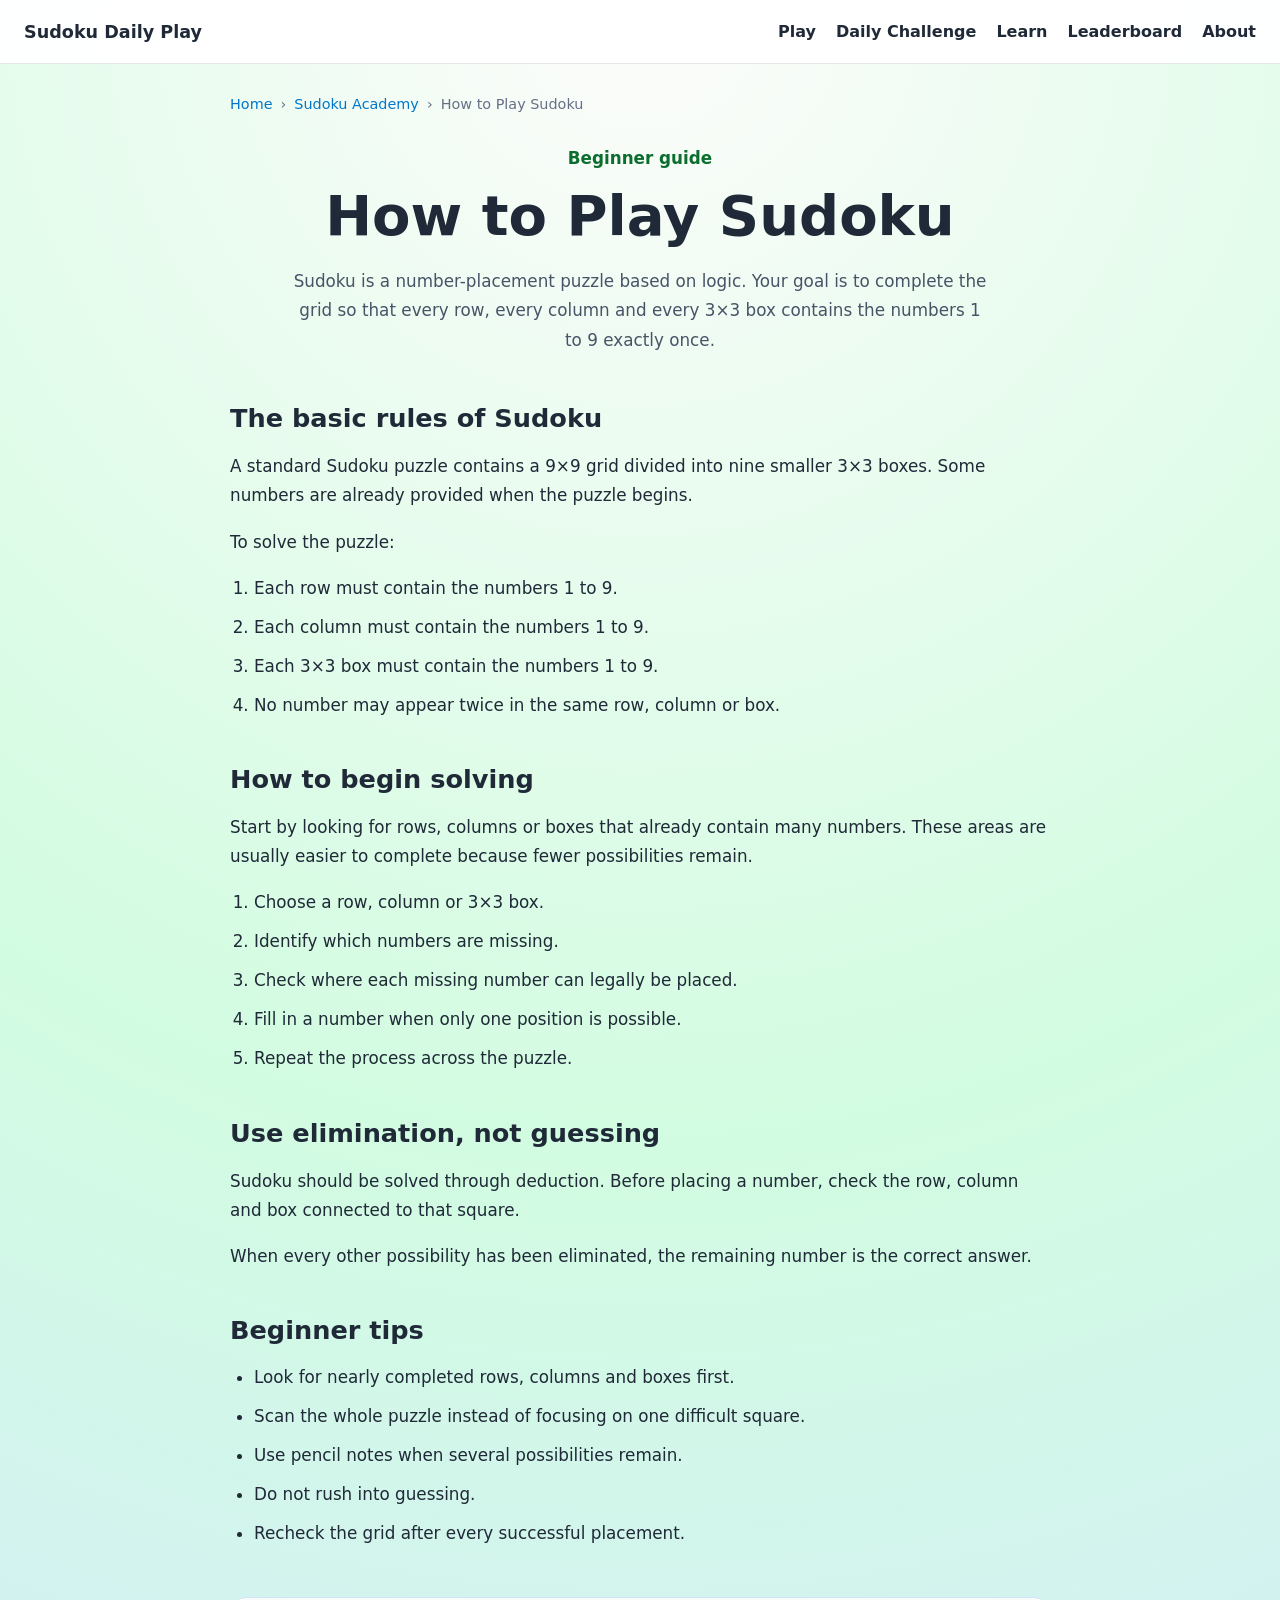
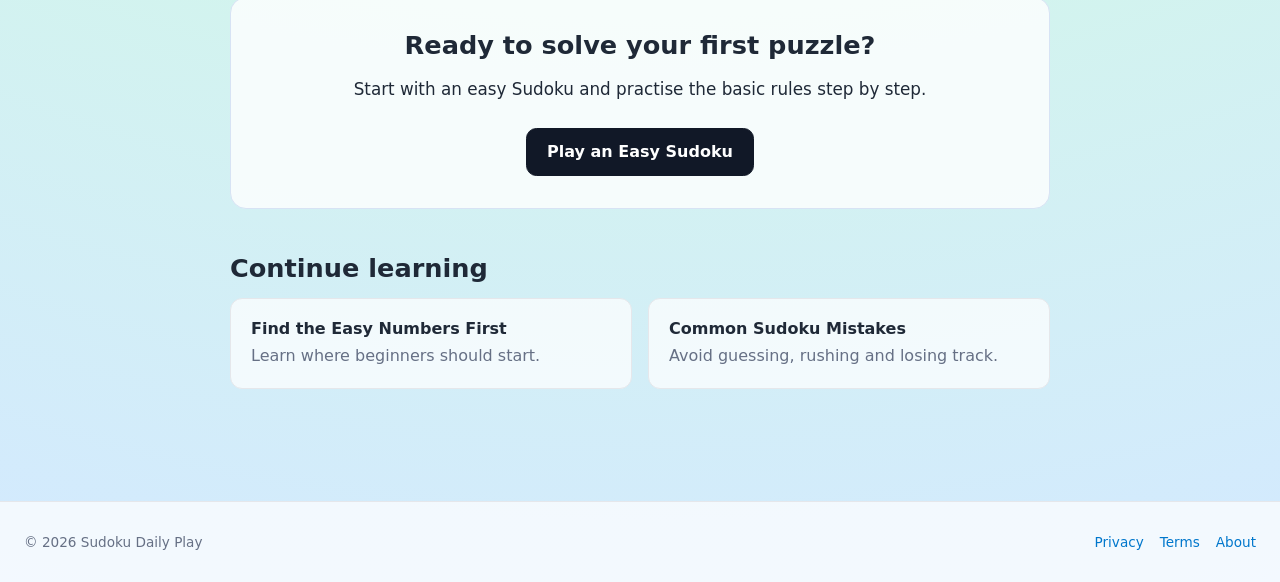
<file: academy/how-to-play-sudoku.html>
<!DOCTYPE html>
<html lang="en">

<head>
  <meta charset="UTF-8">

  <meta
    name="viewport"
    content="width=device-width, initial-scale=1.0"
  >

  <title>How to Play Sudoku: Beginner’s Guide | Sudoku Daily Play</title>

  <meta
    name="description"
    content="Learn how to play Sudoku with simple rules, beginner-friendly steps and practical solving tips. Start your first free Sudoku puzzle online."
  >

  <link
    rel="canonical"
    href="https://sudokudailyplay.com/academy/how-to-play-sudoku.html"
  >

  <link rel="stylesheet" href="/style.css">

  <link
    rel="icon"
    type="image/png"
    sizes="192x192"
    href="/icon-192.png"
  >

  <meta property="og:title" content="How to Play Sudoku">
  <meta
    property="og:description"
    content="Learn the basic Sudoku rules and start solving your first puzzle."
  >
  <meta
    property="og:url"
    content="https://sudokudailyplay.com/academy/how-to-play-sudoku.html"
  >
  <meta property="og:type" content="article">
</head>

<body>

  <header class="site-header">
    <a class="site-logo" href="/">
      Sudoku Daily Play
    </a>

    <nav class="site-nav" aria-label="Main navigation">
      <a href="/play.html">Play</a>
      <a href="/daily.html">Daily Challenge</a>
      <a href="/academy/">Learn</a>
      <a href="/leaderboard.html">Leaderboard</a>
      <a href="/about.html">About</a>
    </nav>
  </header>

  <main class="article-page">

    <nav class="breadcrumbs" aria-label="Breadcrumb">
      <a href="/">Home</a>
      <span>›</span>
      <a href="/academy/">Sudoku Academy</a>
      <span>›</span>
      <span>How to Play Sudoku</span>
    </nav>

    <article>
      <header class="article-header">
        <p class="home-eyebrow">Beginner guide</p>

        <h1>How to Play Sudoku</h1>

        <p class="article-introduction">
          Sudoku is a number-placement puzzle based on logic. Your goal is
          to complete the grid so that every row, every column and every
          3×3 box contains the numbers 1 to 9 exactly once.
        </p>
      </header>

      <section>
        <h2>The basic rules of Sudoku</h2>

        <p>
          A standard Sudoku puzzle contains a 9×9 grid divided into nine
          smaller 3×3 boxes. Some numbers are already provided when the
          puzzle begins.
        </p>

        <p>To solve the puzzle:</p>

        <ol>
          <li>Each row must contain the numbers 1 to 9.</li>
          <li>Each column must contain the numbers 1 to 9.</li>
          <li>Each 3×3 box must contain the numbers 1 to 9.</li>
          <li>No number may appear twice in the same row, column or box.</li>
        </ol>
      </section>

      <section>
        <h2>How to begin solving</h2>

        <p>
          Start by looking for rows, columns or boxes that already contain
          many numbers. These areas are usually easier to complete because
          fewer possibilities remain.
        </p>

        <ol>
          <li>Choose a row, column or 3×3 box.</li>
          <li>Identify which numbers are missing.</li>
          <li>Check where each missing number can legally be placed.</li>
          <li>Fill in a number when only one position is possible.</li>
          <li>Repeat the process across the puzzle.</li>
        </ol>
      </section>

      <section>
        <h2>Use elimination, not guessing</h2>

        <p>
          Sudoku should be solved through deduction. Before placing a number,
          check the row, column and box connected to that square.
        </p>

        <p>
          When every other possibility has been eliminated, the remaining
          number is the correct answer.
        </p>
      </section>

      <section>
        <h2>Beginner tips</h2>

        <ul>
          <li>Look for nearly completed rows, columns and boxes first.</li>
          <li>Scan the whole puzzle instead of focusing on one difficult square.</li>
          <li>Use pencil notes when several possibilities remain.</li>
          <li>Do not rush into guessing.</li>
          <li>Recheck the grid after every successful placement.</li>
        </ul>
      </section>

      <aside class="practice-callout">
        <h2>Ready to solve your first puzzle?</h2>

        <p>
          Start with an easy Sudoku and practise the basic rules step by step.
        </p>

        <a
          class="button button-primary"
          href="/play.html?difficulty=easy"
        >
          Play an Easy Sudoku
        </a>
      </aside>

      <section class="related-guides">
        <h2>Continue learning</h2>

        <div class="related-guides-grid">
          <a href="/academy/find-the-easy-numbers.html">
            <strong>Find the Easy Numbers First</strong>
            <span>Learn where beginners should start.</span>
          </a>

          <a href="/academy/common-sudoku-mistakes.html">
            <strong>Common Sudoku Mistakes</strong>
            <span>Avoid guessing, rushing and losing track.</span>
          </a>
        </div>
      </section>
    </article>

  </main>

  <footer class="site-footer">
    <p>&copy; 2026 Sudoku Daily Play</p>

    <nav aria-label="Footer navigation">
      <a href="/privacy.html">Privacy</a>
      <a href="/terms.html">Terms</a>
      <a href="/about.html">About</a>
    </nav>
  </footer>

</body>
</html>
</file>
<file: style.css>
/* =========================================================
   SUDOKU DAILY PLAY — OPTIMISED STYLESHEET
   ========================================================= */

/* ---------- Design tokens ---------- */
:root {
  --font-sans: "Nunito", system-ui, -apple-system, BlinkMacSystemFont, "Segoe UI", sans-serif;

  --text: #1f2937;
  --text-soft: #667085;
  --surface: #ffffff;
  --surface-soft: #f8fafc;
  --border: #d7ddea;
  --border-strong: #cbd5e1;

  --green: #0b6e2f;
  --green-dark: #064e2c;
  --green-soft: #e2f7e7;

  --blue: #4f79c7;
  --blue-soft: #dbe8ff;

  --warning-soft: #fff8d6;
  --warning-strong: #ffe9a3;
  --danger: #b60000;
  --danger-soft: #ffe4e4;
  --info: #005a9e;
  --info-soft: #e5f5ff;

  --radius-sm: 0.5rem;
  --radius-md: 0.75rem;
  --radius-lg: 1rem;
  --radius-xl: 1.25rem;
  --shadow-card: 0 14px 40px rgba(15, 23, 42, 0.12);
  --shadow-hero: 0 24px 60px rgba(15, 23, 42, 0.14);

  --page-width: 1180px;
  --content-width: 820px;
}

/* ---------- Reset and global layout ---------- */
*,
*::before,
*::after {
  box-sizing: border-box;
}

html {
  min-height: 100%;
  scroll-behavior: smooth;
}

body {
  min-height: 100vh;
  margin: 0;
  font-family: var(--font-sans);
  color: var(--text);
  background:
    radial-gradient(circle at top, #fdfcfb 0%, #d2fce1 50%, #d3e9ff 100%);
}

img,
svg {
  max-width: 100%;
}

button,
input,
select,
textarea {
  font: inherit;
}

button,
a {
  -webkit-tap-highlight-color: transparent;
}

a {
  color: inherit;
}

h1,
h2,
h3,
p {
  overflow-wrap: break-word;
}

.hidden {
  display: none !important;
}

.visually-hidden {
  position: absolute;
  width: 1px;
  height: 1px;
  margin: -1px;
  padding: 0;
  overflow: hidden;
  clip: rect(0 0 0 0);
  white-space: nowrap;
  border: 0;
}

/* ---------- Shared site header ---------- */
.site-header {
  position: relative;
  z-index: 100;
  width: 100%;
  min-height: 64px;
  padding: 1rem 1.5rem;

  display: flex;
  align-items: center;
  justify-content: space-between;
  gap: 2rem;

  background: rgba(255, 255, 255, 0.96);
  border-bottom: 1px solid #e5e7eb;
  backdrop-filter: blur(10px);
}

.site-logo {
  color: var(--text);
  font-size: 1.1rem;
  font-weight: 800;
  text-decoration: none;
  white-space: nowrap;
}

.site-nav {
  display: flex;
  align-items: center;
  gap: 1.25rem;
}

.site-nav a {
  color: var(--text);
  font-weight: 700;
  text-decoration: none;
}

.site-nav a:hover,
.site-nav a:focus-visible {
  color: var(--green);
}

/* ---------- Shared footer ---------- */
.site-footer {
  width: 100%;
  margin-top: 3rem;
  padding: 2rem 1.5rem;

  display: flex;
  align-items: center;
  justify-content: space-between;
  gap: 1rem;

  background: rgba(255, 255, 255, 0.72);
  border-top: 1px solid #e5e7eb;

  color: var(--text-soft);
  font-size: 0.85rem;
}

.site-footer p {
  margin: 0;
}

.site-footer nav {
  display: flex;
  flex-wrap: wrap;
  gap: 1rem;
}

.site-footer a {
  color: #0077cc;
  text-decoration: none;
}

.site-footer a:hover,
.site-footer a:focus-visible {
  text-decoration: underline;
}

/* ---------- Shared buttons ---------- */
.button {
  min-height: 48px;
  padding: 0.75rem 1.25rem;

  display: inline-flex;
  align-items: center;
  justify-content: center;

  border: 1px solid currentColor;
  border-radius: 0.65rem;

  font-weight: 800;
  text-decoration: none;
  cursor: pointer;

  transition:
    transform 0.15s ease,
    box-shadow 0.15s ease,
    background 0.15s ease;
}

.button:hover:not(:disabled) {
  transform: translateY(-1px);
}

.button:focus-visible {
  outline: 3px solid rgba(79, 121, 199, 0.32);
  outline-offset: 2px;
}

.button-primary {
  color: #ffffff;
  background: #111827;
  border-color: #111827;
}

.button-primary:hover {
  background: #020617;
}

.button-secondary {
  color: #111827;
  background: #ffffff;
  border-color: #111827;
}

.button-light {
  color: var(--green-dark);
  background: #ffffff;
  border-color: #ffffff;
}

.text-link {
  color: var(--green);
  font-weight: 800;
  text-decoration: none;
}

.text-link:hover,
.text-link:focus-visible {
  text-decoration: underline;
}

/* =========================================================
   HOMEPAGE
   ========================================================= */

.home-hero-v2 {
  width: min(var(--page-width), calc(100% - 3rem));
  margin: 0 auto;
  padding: 4.5rem 0;

  display: grid;
  grid-template-columns: minmax(0, 1fr) minmax(390px, 540px);
  align-items: center;
  gap: clamp(2.5rem, 6vw, 6rem);
}

.home-hero-copy h1 {
  max-width: 650px;
  margin: 0;

  font-size: clamp(3rem, 6vw, 5.5rem);
  line-height: 0.98;
  letter-spacing: -0.045em;
  text-align: left;
}

.home-hero-description {
  max-width: 610px;
  margin: 1.5rem 0 0;

  color: #475467;
  font-size: 1.15rem;
  line-height: 1.75;
}

.home-primary-actions {
  margin-top: 2rem;
  display: flex;
  flex-wrap: wrap;
  justify-content: flex-start;
  gap: 0.75rem;
}

.home-social-proof {
  margin-top: 1.25rem;
  color: var(--text-soft);
  font-size: 0.9rem;
}

/* Smart game card */
.home-smart-game {
  width: 100%;
  padding: 1.5rem;

  border: 1px solid rgba(203, 213, 225, 0.9);
  border-radius: var(--radius-xl);

  background: rgba(255, 255, 255, 0.95);
  box-shadow: var(--shadow-hero);
}

.home-game-header {
  margin-bottom: 1.25rem;

  display: flex;
  align-items: flex-start;
  justify-content: space-between;
  gap: 1rem;
}

.home-game-header h2 {
  margin: 0.2rem 0 0;
  font-size: 1.45rem;
}

.home-game-date {
  margin: 0;
  color: var(--text-soft);
  font-size: 0.85rem;
  font-weight: 700;
}

.difficulty-badge {
  padding: 0.35rem 0.7rem;

  border-radius: 999px;
  background: var(--green-soft);

  color: var(--green);
  font-size: 0.8rem;
  font-weight: 800;
}

.home-status-bar {
  margin-bottom: 1rem;
  display: grid;
  grid-template-columns: repeat(3, 1fr);
  gap: 0.75rem;
}

.home-status-item {
  padding: 0.65rem;

  border: 1px solid #e5e7eb;
  border-radius: 0.65rem;

  background: var(--surface-soft);
  text-align: center;
}

.home-status-label {
  display: block;
  margin-bottom: 0.15rem;

  color: var(--text-soft);
  font-size: 0.72rem;
  font-weight: 800;
  text-transform: uppercase;
  letter-spacing: 0.04em;
}

.home-board-wrapper {
  width: 100%;
  max-width: 460px;
  margin: 0 auto;
}

.home-board {
  width: 100%;
  aspect-ratio: 1;

  display: grid;
  grid-template-columns: repeat(9, 1fr);
  grid-template-rows: repeat(9, 1fr);

  overflow: hidden;
  border: 2px solid #365f46;
  border-radius: 0.6rem;
  background: #ffffff;
}

.home-number-pad {
  width: 100%;
  max-width: 460px;
  margin: 0.9rem auto 0;

  display: grid;
  grid-template-columns: repeat(9, minmax(0, 1fr));
  gap: 0.35rem;
}

.home-number-pad button {
  min-width: 0;
  aspect-ratio: 1;

  border: 1px solid var(--border-strong);
  border-radius: var(--radius-sm);

  background: var(--surface-soft);
  cursor: pointer;

  font-size: 1rem;
  font-weight: 800;
}

.home-game-tools {
  margin-top: 0.85rem;

  display: flex;
  flex-wrap: wrap;
  justify-content: center;
  gap: 0.55rem;
}

.home-tool-button {
  padding: 0.55rem 0.85rem;

  border: 1px solid var(--border-strong);
  border-radius: 999px;

  background: #ffffff;
  cursor: pointer;
  font-weight: 700;
}

.home-tool-button:hover {
  background: #f1f5f9;
}

.home-game-message {
  min-height: 1.5rem;
  margin: 0.75rem 0 0;
  text-align: center;
  font-size: 0.9rem;
}

/* Completed daily state */
.home-complete-state {
  padding: 1.5rem 0 0;
  text-align: center;
}

.completion-icon {
  width: 64px;
  height: 64px;
  margin: 0 auto 1rem;

  display: grid;
  place-items: center;

  border-radius: 50%;
  background: #dcfce7;

  color: #15803d;
  font-size: 2rem;
  font-weight: 900;
}

.home-complete-state h3 {
  margin: 0;
  font-size: 1.5rem;
}

.completion-summary {
  max-width: 350px;
  margin: 1.5rem auto;

  display: grid;
  grid-template-columns: repeat(2, 1fr);
  gap: 0.75rem;
}

.completion-summary div {
  padding: 1rem;
  border: 1px solid #e5e7eb;
  border-radius: var(--radius-md);
  background: var(--surface-soft);
}

.completion-summary span {
  display: block;
  margin-bottom: 0.25rem;
  color: var(--text-soft);
  font-size: 0.8rem;
}

.completion-summary strong {
  font-size: 1.4rem;
}

.completion-actions {
  margin: 1rem 0;

  display: flex;
  flex-wrap: wrap;
  justify-content: center;
  gap: 0.75rem;
}

/* Homepage benefits */
.home-benefits {
  width: min(var(--page-width), calc(100% - 3rem));
  margin: 0 auto;
  padding: 1.5rem;

  display: grid;
  grid-template-columns: repeat(3, 1fr);
  gap: 1rem;

  border: 1px solid rgba(229, 231, 235, 0.9);
  border-radius: var(--radius-lg);

  background: rgba(255, 255, 255, 0.64);
}

.benefit-card {
  padding: 1rem;
  display: flex;
  align-items: flex-start;
  gap: 0.9rem;
}

.benefit-icon {
  width: 44px;
  height: 44px;
  flex: 0 0 auto;

  display: grid;
  place-items: center;

  border-radius: 50%;
  background: var(--green-soft);
}

.benefit-card h3 {
  margin: 0 0 0.35rem;
  font-size: 1rem;
}

.benefit-card p {
  margin: 0;
  color: var(--text-soft);
  line-height: 1.55;
}

/* Today's challenge information */
.home-challenge-information {
  width: min(var(--page-width), calc(100% - 3rem));
  margin: 3rem auto 0;
  padding: 1.5rem;

  display: grid;
  grid-template-columns: repeat(4, minmax(0, 1fr));

  border-radius: var(--radius-lg);
  background: linear-gradient(135deg, #08743d, #0b5e33);
  color: #ffffff;
}

.challenge-information-item {
  min-width: 0;
  padding: 1rem;

  display: flex;
  align-items: center;
  justify-content: center;
  gap: 0.8rem;
}

.challenge-information-item + .challenge-information-item {
  border-left: 1px solid rgba(255, 255, 255, 0.2);
}

.challenge-information-icon {
  width: 42px;
  height: 42px;
  flex: 0 0 auto;

  display: grid;
  place-items: center;

  border-radius: 50%;
  background: rgba(255, 255, 255, 0.13);

  font-size: 1.15rem;
}

.challenge-information-label {
  display: block;
  margin-bottom: 0.25rem;

  color: rgba(255, 255, 255, 0.76);
  font-size: 0.76rem;
  font-weight: 800;
  text-transform: uppercase;
  letter-spacing: 0.04em;
}

.challenge-information-item strong {
  display: block;
  color: #ffffff;
  font-size: clamp(0.95rem, 1.6vw, 1.25rem);
  line-height: 1.25;
}

/* Homepage section headings */
.home-eyebrow {
  margin: 0 0 0.75rem;
  color: var(--green);
  font-weight: 800;
}

.home-section-heading {
  margin-bottom: 2.5rem;
  text-align: center;
}

.home-section-heading h2 {
  margin: 0.3rem 0 0;
  font-size: clamp(2rem, 4vw, 3rem);
}

/* How it works */
.home-how-it-works {
  width: min(1050px, calc(100% - 3rem));
  margin: 0 auto;
  padding: 5rem 0;
}

.how-it-works-grid {
  display: grid;
  grid-template-columns: repeat(3, 1fr);
  gap: 2rem;
}

.how-step {
  position: relative;
  text-align: center;
}

.how-step-number {
  position: absolute;
  top: 0;
  left: 0;

  width: 30px;
  height: 30px;

  display: grid;
  place-items: center;

  border-radius: 50%;
  background: #dcfce7;

  color: #15803d;
  font-size: 0.8rem;
  font-weight: 900;
}

.how-step-icon {
  width: 64px;
  height: 64px;
  margin: 0 auto 1rem;

  display: grid;
  place-items: center;

  border-radius: 50%;
  background: rgba(255, 255, 255, 0.72);

  font-size: 1.7rem;
}

.how-step h3 {
  margin-bottom: 0.6rem;
}

.how-step p {
  margin: 0;
  color: var(--text-soft);
  line-height: 1.65;
}

/* Academy preview */
.academy-preview {
  width: min(1100px, calc(100% - 3rem));
  margin: 0 auto;
  padding: 3rem 0;
}

.section-heading {
  margin-bottom: 1.25rem;

  display: flex;
  align-items: center;
  justify-content: space-between;
  gap: 1rem;
}

.academy-preview-grid {
  display: grid;
  grid-template-columns: repeat(3, minmax(0, 1fr));
  gap: 1rem;
}

.academy-preview-grid article {
  padding: 1.5rem;
  border: 1px solid #e5e7eb;
  border-radius: var(--radius-md);
  background: rgba(255, 255, 255, 0.66);
}

.academy-preview-grid h3 {
  margin-top: 0;
}

.academy-preview-grid h3 a {
  text-decoration: none;
}

.academy-preview-grid h3 a:hover {
  color: var(--green);
}

.academy-preview-grid p {
  color: var(--text-soft);
  line-height: 1.6;
}

/* Final CTA */
.home-final-cta {
  width: min(var(--page-width), calc(100% - 3rem));
  margin: 1rem auto 4rem;
  padding: 2.5rem;

  display: flex;
  align-items: center;
  justify-content: space-between;
  gap: 2rem;

  border-radius: var(--radius-lg);

  background:
    radial-gradient(circle at left bottom, rgba(255, 255, 255, 0.16), transparent 30%),
    linear-gradient(135deg, #08743d, var(--green-dark));

  color: #ffffff;
}

.home-final-cta h2 {
  margin: 0.3rem 0 0.5rem;
  font-size: clamp(1.8rem, 4vw, 2.7rem);
}

.home-final-cta p {
  margin: 0;
  color: rgba(255, 255, 255, 0.83);
}

/* =========================================================
   PLAY PAGE / EXISTING APP
   ========================================================= */

.page-shell {
  width: 100%;
  max-width: 680px;
  min-height: calc(100vh - 64px);
  margin: 0 auto;
  padding: 2rem 1rem;

  display: flex;
  flex-direction: column;
  align-items: center;
  justify-content: center;
}

.app {
  width: 100%;
  max-width: 620px;
  padding: 20px 24px 24px;

  border-radius: 14px;
  background: var(--surface);
  box-shadow: var(--shadow-card);
}

.screen {
  width: 100%;
  opacity: 1;
  transform: translateY(0);
  transition: opacity 180ms ease, transform 180ms ease;
}

.screen.hidden {
  opacity: 0;
  transform: translateY(6px);
  pointer-events: none;
}

#screen-game,
#dailyScreen {
  display: none;
}

/* App top bar */
.topbar {
  padding: 12px 16px;

  display: flex;
  align-items: center;
  justify-content: space-between;
}

.app-title {
  margin: 0;
  font-size: 28px;
  font-weight: 800;
}

.icon-btn {
  padding: 8px;
  border: 0;
  background: none;
  cursor: pointer;
  font-size: 20px;
}

/* SEO intro on play page */
.seo-intro {
  max-width: 720px;
  margin: 12px auto 18px;
  padding: 0 16px;
  text-align: center;
}

.seo-intro h2 {
  margin: 0 0 6px;
  font-size: 1.2rem;
}

.seo-intro p {
  margin: 0;
  color: #555;
  font-size: 0.95rem;
  line-height: 1.4;
}

/* Home mode cards in legacy app */
.home-modes {
  padding: 12px 16px;
  display: grid;
  gap: 12px;
}

.mode-card {
  padding: 18px;

  border: 1px solid rgba(0, 0, 0, 0.15);
  border-radius: 14px;

  background: #ffffff;
  cursor: pointer;

  font-size: 18px;
  text-align: left;
}

.home-bottom-tabs {
  padding: 12px 16px;

  display: flex;
  justify-content: space-between;
  gap: 8px;
}

.home-bottom-tabs button {
  flex: 1;
  padding: 10px;

  border: 1px solid rgba(0, 0, 0, 0.12);
  border-radius: 12px;

  background: #ffffff;
  cursor: pointer;
}

/* Status bar */
.status-bar {
  margin-bottom: 10px;

  display: flex;
  align-items: center;
  justify-content: space-between;
  gap: 8px;

  font-size: 0.95rem;
}

.lives,
.timer {
  padding: 4px 10px;
  border-radius: 999px;
  background: #f3f5fb;
}

/* Main board layout */
.main-row {
  margin-top: 8px;

  display: flex;
  align-items: flex-start;
  justify-content: center;
  gap: 16px;
}

.side-panel {
  min-width: 150px;

  display: flex;
  flex-direction: column;
  gap: 8px;
}

.side-panel button,
.side-panel select,
.ui-button,
.controls button,
.controls select {
  padding: 8px 14px;

  border: 1px solid #cfd6e6;
  border-radius: 999px;

  background: #f4f6fb;
  color: #1e1e1e;
  cursor: pointer;

  transition:
    background 0.15s ease,
    box-shadow 0.15s ease,
    transform 0.1s ease;
}

.side-panel button:hover:not(:disabled),
.side-panel select:hover,
.controls button:hover:not(:disabled),
.ui-button:hover:not(:disabled) {
  background: #e5ebff;
  box-shadow: 0 2px 6px rgba(38, 82, 255, 0.2);
  transform: translateY(-1px);
}

select.ui-button,
.pill-select {
  padding-right: 36px;
  appearance: none;
  background-image:
    url("data:image/svg+xml;utf8,<svg fill='%231e1e1e' height='10' viewBox='0 0 24 24' width='10' xmlns='http://www.w3.org/2000/svg'><path d='M7 10l5 5 5-5z'/></svg>");
  background-repeat: no-repeat;
  background-position: right 14px center;
  background-size: 12px;
}

.pill {
  width: 100%;
  padding: 10px 14px;

  border: 1px solid #cfd6e6;
  border-radius: 22px;

  background: #f4f6fb;
  color: #1e1e1e;
  cursor: pointer;

  font-size: 15px;
  font-weight: 700;
  text-align: center;
}

.pill:hover {
  background: #e9eef8;
}

.pill:active {
  transform: scale(0.98);
}

/* Sudoku board */
.board-wrapper {
  padding: 8px;
  display: inline-block;

  border-radius: 12px;
  background: linear-gradient(135deg, #d9e4ff, #f7f9ff);
}

.board,
#board {
  width: 100%;
  max-width: 540px;
  aspect-ratio: 1;

  display: grid;
  grid-template-columns: repeat(9, 1fr);
  grid-template-rows: repeat(9, 1fr);
  gap: 0;

  overflow: hidden;
  border: 2px solid var(--blue);
  border-radius: 12px;

  background: #ffffff;
}

.cell-container {
  position: relative;
  width: 44px;
  height: 44px;

  border-right: 1px solid var(--border);
  border-bottom: 1px solid var(--border);
}

.cell-container:nth-child(3n) {
  border-right: 1.5px solid var(--blue);
}

.cell-container:nth-child(9n) {
  border-right: 0;
}

.cell-container:nth-child(n + 19):nth-child(-n + 27),
.cell-container:nth-child(n + 46):nth-child(-n + 54) {
  border-bottom: 1.5px solid var(--blue);
}

.cell-container:nth-child(n + 73):nth-child(-n + 81) {
  border-bottom: 0;
}

.cell {
  width: 100%;
  height: 100%;
  margin: 0;
  padding: 0;

  border: 0 !important;
  border-radius: 0 !important;

  background: #ffffff;
  box-shadow: none;
  outline: none;

  color: #0077cc !important;
  font-size: clamp(24px, 5vw, 36px);
  font-weight: 700 !important;
  text-align: center;

  transition: background 0.15s ease, box-shadow 0.15s ease;
}

.cell.prefilled {
  background: #f3f5fb !important;
  color: #111111 !important;
  font-weight: 800 !important;
}

.cell:hover:not(.prefilled):not(.disabled) {
  background: #f8fafc;
}

.cell.focused {
  box-shadow: inset 0 0 0 2px #4c7dff !important;
}

.cell.highlight:not(.wrong):not(.focused) {
  background: var(--warning-soft) !important;
}

.cell.same-number:not(.wrong):not(.focused) {
  background: var(--warning-strong) !important;
}

.cell.wrong {
  background: var(--danger-soft) !important;
  color: var(--danger) !important;
  font-weight: 800 !important;
  box-shadow: inset 0 0 0 2px #e53935 !important;
}

.cell.hint {
  background: var(--info-soft) !important;
  color: var(--info) !important;
  font-weight: 800 !important;
}

.cell.disabled {
  background: #f0f0f0 !important;
  color: #999999 !important;
}

.pencil-notes {
  position: absolute;
  top: 3px;
  left: 4px;

  color: #777777;
  font-size: 0.6rem;
  pointer-events: none;
}

#board.paused {
  filter: blur(4px);
  opacity: 0.6;
  pointer-events: none;
  transition: filter 0.2s ease, opacity 0.2s ease;
}

/* Number pad */
#number-pad,
.number-pad,
.numpad {
  width: 100%;
  max-width: 620px;
  margin: 12px auto 0;
  padding: 0 8px;

  display: grid;
  grid-template-columns: repeat(9, minmax(0, 1fr));
  gap: 8px;
}

#number-pad button,
.number-pad button,
.numpad button,
.num-btn {
  width: 100%;
  min-width: 0;
  aspect-ratio: 1;

  border: 1px solid #cbd2e4;
  border-radius: 10px;

  background: #f7f8fc;
  cursor: pointer;

  font-size: clamp(18px, 5vw, 28px);

  transition:
    background 0.15s ease,
    transform 0.1s ease,
    box-shadow 0.15s ease;
}

.num-btn:hover:not(:disabled) {
  background: #e4ebff;
  transform: translateY(-1px);
  box-shadow: 0 3px 6px rgba(76, 125, 255, 0.25);
}

.num-btn.selected {
  color: #ffffff;
  background: #4c7dff;
  border-color: #3a63d5;
  box-shadow: 0 3px 8px rgba(76, 125, 255, 0.45);
}

.num-btn.used-up,
.num-btn:disabled {
  color: #999999;
  background: #e4e7ef;
  border-style: dashed;
  cursor: default;
  box-shadow: none;
}

/* Controls */
.controls {
  margin-top: 10px;

  display: flex;
  flex-wrap: wrap;
  align-items: center;
  justify-content: center;
  gap: 8px;
}

.controls button:disabled {
  color: #999999;
  background: #e4e7ef;
  cursor: default;
}

#pauseResume.paused {
  background: #ffe9a3;
  border-color: #f1c94e;
}

/* Messages */
.message {
  min-height: 20px;
  margin-top: 10px;
  text-align: center;
  font-size: 0.9rem;
}

.message.success {
  color: #14853b;
}

.message.error {
  color: #c62828;
}

.message.info {
  color: #2c5ac7;
}

/* Side drawer */
.overlay {
  position: fixed;
  inset: 0;
  z-index: 1000;
  background: rgba(0, 0, 0, 0.4);
}

.side-pane {
  position: fixed;
  inset: 0 auto 0 0;
  z-index: 1001;

  width: 85%;
  max-width: 320px;
  height: 100%;
  padding: 16px;

  background: #ffffff;
  box-shadow: 4px 0 14px rgba(0, 0, 0, 0.2);
}

.side-header {
  display: flex;
  align-items: center;
  justify-content: space-between;
}

.side-items {
  margin-top: 12px;
  display: grid;
  gap: 8px;
}

.side-item {
  padding: 12px;

  border: 1px solid rgba(0, 0, 0, 0.12);
  border-radius: 12px;

  background: #ffffff;
  cursor: pointer;

  font-size: 16px;
  text-align: left;
}

.side-content {
  margin-top: 16px;
}

.setting-row {
  padding: 10px 0;

  display: flex;
  align-items: center;
  justify-content: space-between;

  border-bottom: 1px solid rgba(0, 0, 0, 0.12);
}

/* Daily challenge hub */
.daily-card {
  margin-bottom: 20px;
  padding: 16px;

  border-radius: 16px;
  background: #ffffff;
  box-shadow: 0 4px 16px rgba(0, 0, 0, 0.08);
}

.daily-calendar {
  margin: 16px 0;

  display: grid;
  grid-template-columns: repeat(7, 1fr);
  gap: 8px;
}

.daily-day {
  height: 42px;

  display: grid;
  place-items: center;

  border-radius: 12px;
  background: #eeeeee;

  font-size: 14px;
}

.daily-day.completed {
  background: #d8f5d1;
}

.daily-day.today {
  background: #fff3bf;
  font-weight: 800;
}

.daily-day.missed {
  color: #777777;
  background: #f1f1f1;
}

#startTodayDaily,
#backFromDaily {
  padding: 8px 12px;

  border: 1px solid #cbd2e4;
  border-radius: 10px;

  background: #f7f8fc;
  color: #1e1e1e;
  cursor: pointer;

  font-weight: 700;
}

#startTodayDaily:hover,
#backFromDaily:hover {
  background: #e5ebff;
  box-shadow: 0 2px 6px rgba(38, 82, 255, 0.25);
}

/* =========================================================
   ACADEMY AND CONTENT PAGES
   ========================================================= */

.article-page {
  width: min(var(--content-width), calc(100% - 3rem));
  margin: 0 auto;
  padding: 2rem 0 4rem;
}

.breadcrumbs {
  margin-bottom: 2rem;

  display: flex;
  flex-wrap: wrap;
  align-items: center;
  gap: 0.5rem;

  color: var(--text-soft);
  font-size: 0.9rem;
}

.breadcrumbs a {
  color: #0077cc;
  text-decoration: none;
}

.breadcrumbs a:hover {
  text-decoration: underline;
}

.article-header {
  margin-bottom: 3rem;
  text-align: center;
}

.article-header h1 {
  margin: 0;

  font-size: clamp(2rem, 6vw, 3.5rem);
  line-height: 1.1;
  letter-spacing: normal;
}

.article-introduction {
  max-width: 700px;
  margin: 1.25rem auto 0;

  color: #475467;
  font-size: 1.15rem;
  line-height: 1.75;
}

.article-page section {
  margin-top: 2.75rem;
}

.article-page h2 {
  margin-bottom: 0.8rem;
  font-size: 1.6rem;
  line-height: 1.25;
}

.article-page p,
.article-page li {
  font-size: 1.05rem;
  line-height: 1.75;
}

.article-page ol,
.article-page ul {
  padding-left: 1.5rem;
}

.article-page li + li {
  margin-top: 0.6rem;
}

.number-example {
  padding: 1rem 1.25rem;

  border-left: 4px solid var(--blue);
  border-radius: 0.4rem;

  background: rgba(255, 255, 255, 0.65);
  font-weight: 800;
  text-align: center;
}

.practice-callout {
  margin-top: 3rem;
  padding: 2rem;

  border: 1px solid #d7e3f4;
  border-radius: var(--radius-lg);

  background: rgba(255, 255, 255, 0.8);
  text-align: center;
}

.practice-callout h2 {
  margin-top: 0;
}

.practice-callout p {
  max-width: 600px;
  margin: 0 auto 1.5rem;
}

.related-guides-grid {
  display: grid;
  grid-template-columns: repeat(2, minmax(0, 1fr));
  gap: 1rem;
}

.related-guides-grid a {
  padding: 1.25rem;

  display: flex;
  flex-direction: column;
  gap: 0.4rem;

  border: 1px solid #e5e7eb;
  border-radius: var(--radius-md);

  background: rgba(255, 255, 255, 0.72);
  color: inherit;
  text-decoration: none;

  transition: transform 0.15s ease, border-color 0.15s ease;
}

.related-guides-grid a:hover {
  transform: translateY(-2px);
  border-color: var(--blue);
}

.related-guides-grid span {
  color: var(--text-soft);
  line-height: 1.5;
}

.content-page {
  width: min(850px, calc(100% - 3rem));
  margin: 0 auto;
  padding: 4rem 0;
}

.mission-banner {
  margin: 2.5rem 0;
  padding: 1.75rem;

  border-left: 5px solid var(--blue);
  border-radius: var(--radius-md);

  background: #f5fbff;
}

.mission-banner strong {
  display: block;
  margin-bottom: 0.6rem;
  font-size: 1.2rem;
}

.mission-banner p {
  margin: 0;
  font-size: 1.08rem;
  line-height: 1.7;
}

/* =========================================================
   DARK MODE
   ========================================================= */

body[data-theme="dark"] {
  color: #f5f5f5;
  background: radial-gradient(circle at top, #0b1220 0%, #0f1b2d 50%, #111827 100%);
}

body[data-theme="dark"] .site-header,
body[data-theme="dark"] .site-footer,
body[data-theme="dark"] .app,
body[data-theme="dark"] .home-smart-game,
body[data-theme="dark"] .academy-preview-grid article,
body[data-theme="dark"] .practice-callout,
body[data-theme="dark"] .related-guides-grid a {
  color: #f3f4f6;
  background: rgba(17, 24, 39, 0.96);
  border-color: #334155;
}

body[data-theme="dark"] .site-logo,
body[data-theme="dark"] .site-nav a {
  color: #f3f4f6;
}

body[data-theme="dark"] .home-hero-description,
body[data-theme="dark"] .home-social-proof,
body[data-theme="dark"] .benefit-card p,
body[data-theme="dark"] .how-step p,
body[data-theme="dark"] .academy-preview-grid p,
body[data-theme="dark"] .article-introduction,
body[data-theme="dark"] .related-guides-grid span {
  color: #cbd5e1;
}

body[data-theme="dark"] .lives,
body[data-theme="dark"] .timer,
body[data-theme="dark"] .home-status-item,
body[data-theme="dark"] .completion-summary div {
  color: #e5e7eb;
  background: #1f2937;
  border-color: #334155;
}

body[data-theme="dark"] .board-wrapper {
  background: linear-gradient(135deg, #1f2a44, #111827);
}

body[data-theme="dark"] .cell {
  color: #7dd3fc !important;
  background: #0b1220;
}

body[data-theme="dark"] .cell.prefilled {
  color: #f9fafb !important;
  background: #111827 !important;
}

body[data-theme="dark"] .cell.highlight {
  background: rgba(250, 204, 21, 0.18) !important;
}

body[data-theme="dark"] .cell.same-number {
  background: rgba(250, 204, 21, 0.28) !important;
}

body[data-theme="dark"] .cell.wrong {
  color: #fecaca !important;
  background: rgba(239, 68, 68, 0.22) !important;
}

body[data-theme="dark"] .cell.hint {
  color: #7dd3fc !important;
  background: rgba(56, 189, 248, 0.18) !important;
}

body[data-theme="dark"] .side-panel button,
body[data-theme="dark"] .side-panel select,
body[data-theme="dark"] .ui-button,
body[data-theme="dark"] .num-btn,
body[data-theme="dark"] .controls button,
body[data-theme="dark"] .controls select,
body[data-theme="dark"] .mode-card,
body[data-theme="dark"] .home-bottom-tabs button,
body[data-theme="dark"] .side-item,
body[data-theme="dark"] .home-tool-button {
  color: #e5e7eb;
  background: #1f2937;
  border-color: #334155;
}

body[data-theme="dark"] .side-pane,
body[data-theme="dark"] .daily-card {
  color: #e5e7eb;
  background: #1f2937;
  border-color: #334155;
}

body[data-theme="dark"] .daily-day {
  color: #e5e7eb;
  background: #111827;
  border: 1px solid #334155;
}

body[data-theme="dark"] .daily-day.completed {
  color: #bbf7d0;
  background: rgba(34, 197, 94, 0.22);
}

body[data-theme="dark"] .daily-day.today {
  color: #fef3c7;
  background: rgba(250, 204, 21, 0.22);
}

body[data-theme="dark"] .daily-day.missed {
  color: #94a3b8;
  background: #0f172a;
}

body[data-theme="dark"] .setting-row {
  border-bottom-color: #334155;
}

/* =========================================================
   RESPONSIVE
   ========================================================= */

@media (max-width: 960px) {
  .home-hero-v2 {
    grid-template-columns: 1fr;
    gap: 3rem;
  }

  .home-hero-copy {
    text-align: center;
  }

  .home-hero-copy h1 {
    margin-inline: auto;
    text-align: center;
  }

  .home-hero-description {
    margin-inline: auto;
  }

  .home-primary-actions {
    justify-content: center;
  }

  .home-smart-game {
    width: min(560px, 100%);
    margin: 0 auto;
  }
}

@media (max-width: 760px) {
  .site-header {
    align-items: flex-start;
    flex-direction: column;
    gap: 0.75rem;
  }

  .site-nav {
    width: 100%;
    gap: 0.95rem;
    overflow-x: auto;
    padding-bottom: 0.25rem;
  }

  .site-nav a {
    flex: 0 0 auto;
    white-space: nowrap;
  }

  .home-hero-v2,
  .home-benefits,
  .home-challenge-information,
  .home-how-it-works,
  .home-final-cta {
    width: min(100% - 2rem, var(--page-width));
  }

  .home-hero-v2 {
    padding: 2.75rem 0;
  }

  .home-hero-copy h1 {
    font-size: clamp(2.7rem, 14vw, 4.5rem);
  }

  .home-smart-game {
    padding: 1rem;
  }

  .home-benefits,
  .how-it-works-grid,
  .academy-preview-grid {
    grid-template-columns: 1fr;
  }

  .home-challenge-information {
    grid-template-columns: repeat(2, minmax(0, 1fr));
  }

  .challenge-information-item {
    justify-content: flex-start;
  }

  .challenge-information-item:nth-child(3) {
    border-left: 0;
    border-top: 1px solid rgba(255, 255, 255, 0.2);
  }

  .challenge-information-item:nth-child(4) {
    border-top: 1px solid rgba(255, 255, 255, 0.2);
  }

  .home-final-cta,
  .section-heading,
  .site-footer {
    align-items: flex-start;
    flex-direction: column;
  }

  .article-page {
    width: min(100% - 2rem, var(--content-width));
    padding-top: 1.5rem;
  }

  .article-header,
  .article-header h1 {
    text-align: left;
  }

  .related-guides-grid {
    grid-template-columns: 1fr;
  }

  .practice-callout {
    padding: 1.5rem;
    text-align: left;
  }

  .page-shell {
    justify-content: flex-start;
    padding-top: 1.25rem;
  }
}

@media (max-width: 640px) {
  .app {
    max-width: 100%;
    padding: 16px;
  }

  .main-row {
    flex-direction: column;
    align-items: center;
  }

  .side-panel {
    flex-direction: row;
    flex-wrap: wrap;
    justify-content: center;
  }

  .board-wrapper {
    width: 95vw;
    max-width: 440px;
    margin: 10px auto;
    padding: 8px;
  }

  .board {
    width: 90vw;
    max-width: 420px;
  }

  .cell-container {
    width: auto;
    height: auto;
  }

  .cell {
    font-size: clamp(24px, 7vw, 34px);
  }
}

@media (max-width: 430px) {
  .home-challenge-information {
    grid-template-columns: 1fr;
  }

  .challenge-information-item + .challenge-information-item {
    border-left: 0;
    border-top: 1px solid rgba(255, 255, 255, 0.2);
  }

  #number-pad,
  .number-pad,
  .numpad {
    gap: 6px;
    padding: 0 6px;
  }

  #number-pad button,
  .number-pad button,
  .numpad button,
  .num-btn {
    font-size: clamp(16px, 4.8vw, 22px);
    border-radius: 8px;
  }
}


/* =========================================================
   DAILY CHALLENGE PAGE
   ========================================================= */

body.standard-page {
  min-height: 100vh;
  display: flex;
  flex-direction: column;
}

body.standard-page > main {
  flex: 1;
}

.daily-page {
  width: min(860px, calc(100% - 2rem));
  margin: 0 auto;
  padding: 4rem 0;
}

.daily-page-header {
  max-width: 680px;
  margin: 0 auto 2.5rem;
  text-align: center;
}

.daily-kicker,
.daily-card-label {
  margin: 0 0 0.45rem;
  color: var(--green);
  font-size: 0.8rem;
  font-weight: 800;
  text-transform: uppercase;
  letter-spacing: 0.08em;
}

.daily-page-header h1 {
  margin: 0;
  font-size: clamp(2.2rem, 6vw, 3.8rem);
  line-height: 1.05;
  letter-spacing: -0.035em;
}

.daily-page-header > p:last-child {
  max-width: 620px;
  margin: 1rem auto 0;
  color: var(--text-soft);
  font-size: 1.05rem;
  line-height: 1.7;
}

.daily-today-card,
.daily-history-section {
  border: 1px solid rgba(203, 213, 225, 0.9);
  border-radius: var(--radius-lg);
  background: rgba(255, 255, 255, 0.88);
  box-shadow: 0 12px 32px rgba(15, 23, 42, 0.08);
}

.daily-today-card {
  padding: 1.75rem;
}

.daily-today-card__top {
  display: flex;
  align-items: flex-start;
  justify-content: space-between;
  gap: 1rem;
}

.daily-today-card h2 {
  margin: 0;
  font-size: 1.6rem;
}

.daily-status {
  margin: 0.55rem 0 0;
  color: var(--text-soft);
}

.daily-streak-grid {
  margin-top: 1.5rem;
  display: grid;
  grid-template-columns: repeat(2, minmax(0, 1fr));
  gap: 0.85rem;
}

.daily-streak-item {
  padding: 1rem;
  display: flex;
  align-items: center;
  gap: 0.75rem;
  border: 1px solid #e5e7eb;
  border-radius: var(--radius-md);
  background: var(--surface-soft);
}

.daily-streak-item > span {
  font-size: 1.3rem;
}

.daily-streak-item small {
  display: block;
  margin-bottom: 0.15rem;
  color: var(--text-soft);
}

.daily-streak-item strong {
  display: block;
  font-size: 1.1rem;
}

.daily-primary-action {
  margin-top: 1.5rem;
  display: flex;
  align-items: center;
  flex-wrap: wrap;
  gap: 1rem;
}

.daily-history-section {
  margin-top: 1.25rem;
  padding: 1.5rem;
}

.daily-section-heading {
  margin-bottom: 1.25rem;
  display: flex;
  justify-content: space-between;
  align-items: flex-end;
  gap: 1rem;
}

.daily-section-heading h2 {
  margin: 0;
}

.daily-section-heading > p {
  margin: 0;
  color: var(--text-soft);
  font-size: 0.8rem;
}

.daily-page .daily-calendar {
  margin: 0;
  display: grid;
  grid-template-columns: repeat(7, minmax(0, 1fr));
  gap: 0.55rem;
}

.daily-page .daily-day {
  min-width: 0;
  height: 54px;
  display: grid;
  place-items: center;
  border: 1px solid #e5e7eb;
  border-radius: 0.7rem;
  background: #f8fafc;
  color: var(--text-soft);
  font-size: 0.85rem;
  font-weight: 700;
}

.daily-page .daily-day.completed {
  background: #dcfce7;
  border-color: #bbf7d0;
  color: #15803d;
}

.daily-page .daily-day.today {
  background: #fef3c7;
  border-color: #fde68a;
  color: #92400e;
  font-weight: 800;
}

.daily-page .daily-day.missed {
  background: #f8fafc;
  color: #94a3b8;
}

.daily-practice-strip {
  margin-top: 1.25rem;
  padding: 1rem 1.25rem;
  display: flex;
  align-items: center;
  justify-content: space-between;
  gap: 1rem;
  border: 1px solid rgba(203, 213, 225, 0.75);
  border-radius: var(--radius-md);
  background: rgba(255, 255, 255, 0.55);
}

.daily-practice-strip strong,
.daily-practice-strip span {
  display: block;
}

.daily-practice-strip span {
  margin-top: 0.15rem;
  color: var(--text-soft);
  font-size: 0.9rem;
}

@media (max-width: 700px) {
  .daily-page {
    padding: 2.5rem 0;
  }

  .daily-page-header {
    text-align: left;
  }

  .daily-today-card__top,
  .daily-section-heading,
  .daily-practice-strip {
    align-items: flex-start;
    flex-direction: column;
  }

  .daily-streak-grid {
    grid-template-columns: 1fr;
  }

  .daily-page .daily-calendar {
    gap: 0.35rem;
  }

  .daily-page .daily-day {
    height: 46px;
    font-size: 0.75rem;
  }
}

/* =========================================================
   LEADERBOARD PAGE
   ========================================================= */

.leaderboard-page {
  width: min(860px, calc(100% - 2rem));
  margin: 0 auto;
  padding: 4rem 0;
}


/* ---------- Intro ---------- */

.leaderboard-header {
  max-width: 680px;
  margin: 0 auto 2.5rem;
  text-align: center;
}

.leaderboard-kicker,
.leaderboard-card-label {
  margin: 0 0 0.45rem;

  color: var(--green);

  font-size: 0.8rem;
  font-weight: 800;

  text-transform: uppercase;
  letter-spacing: 0.08em;
}

.leaderboard-header h1 {
  margin: 0;

  font-size: clamp(
    2.2rem,
    6vw,
    3.8rem
  );

  line-height: 1.05;
  letter-spacing: -0.035em;
}

.leaderboard-header > p:last-child {
  max-width: 600px;

  margin:
    1rem
    auto
    0;

  color: var(--text-soft);

  font-size: 1.05rem;
  line-height: 1.7;
}


/* ---------- Main card ---------- */

.leaderboard-card {
  overflow: hidden;

  border:
    1px
    solid
    rgba(203, 213, 225, 0.9);

  border-radius: var(--radius-lg);

  background:
    rgba(255, 255, 255, 0.9);

  box-shadow:
    0 12px 32px
    rgba(15, 23, 42, 0.08);
}


.leaderboard-card-header {
  padding: 1.5rem;

  display: flex;
  align-items: flex-start;
  justify-content: space-between;

  gap: 1rem;
}

.leaderboard-card-header h2 {
  margin: 0;
  font-size: 1.6rem;
}

.leaderboard-date {
  padding:
    0.45rem
    0.75rem;

  border-radius: 999px;

  background: var(--green-soft);

  color: var(--green-dark);

  font-size: 0.8rem;
  font-weight: 800;
}


/* ---------- Columns ---------- */

.leaderboard-table-header {
  padding:
    0.75rem
    1.5rem;

  display: grid;

  grid-template-columns:
    70px
    minmax(0, 1fr)
    100px
    90px;

  gap: 1rem;

  border-top: 1px solid #e5e7eb;
  border-bottom: 1px solid #e5e7eb;

  background: #f8fafc;

  color: var(--text-soft);

  font-size: 0.75rem;
  font-weight: 800;

  text-transform: uppercase;
  letter-spacing: 0.05em;
}


/* ---------- Results ---------- */

.leaderboard-results {
  min-height: 250px;
}


/* This is what each future player row will use */

.leaderboard-row {
  min-height: 64px;

  padding:
    0.75rem
    1.5rem;

  display: grid;

  grid-template-columns:
    70px
    minmax(0, 1fr)
    100px
    90px;

  align-items: center;

  gap: 1rem;

  border-bottom:
    1px
    solid
    #eef2f7;
}

.leaderboard-row:last-child {
  border-bottom: 0;
}

.leaderboard-rank {
  font-weight: 900;
}

.leaderboard-player {
  min-width: 0;

  overflow: hidden;

  font-weight: 750;

  text-overflow: ellipsis;
  white-space: nowrap;
}

.leaderboard-time {
  font-weight: 850;
}

.leaderboard-mistakes {
  color: var(--text-soft);
}


/* ---------- Empty state ---------- */

.leaderboard-empty {
  min-height: 250px;

  padding: 2rem;

  display: flex;
  flex-direction: column;

  align-items: center;
  justify-content: center;

  text-align: center;
}

.leaderboard-empty-icon {
  margin-bottom: 0.75rem;

  font-size: 2rem;
}

.leaderboard-empty strong {
  font-size: 1.05rem;
}

.leaderboard-empty p {
  max-width: 420px;

  margin:
    0.5rem
    auto
    0;

  color: var(--text-soft);

  line-height: 1.6;
}


/* ---------- User result ---------- */

.your-leaderboard-result {
  margin-top: 1rem;

  padding: 1rem 1.25rem;

  display: grid;

  grid-template-columns:
    repeat(3, 1fr);

  gap: 1rem;

  border-radius: var(--radius-md);

  background: var(--green-dark);

  color: white;
}

.your-leaderboard-result > div {
  text-align: center;
}

.your-leaderboard-result small {
  display: block;

  margin-bottom: 0.25rem;

  opacity: 0.78;
}

.your-leaderboard-result strong {
  font-size: 1.15rem;
}


/* ---------- CTA ---------- */

.leaderboard-cta {
  margin-top: 1.25rem;

  padding:
    1rem
    1.25rem;

  display: flex;

  align-items: center;
  justify-content: space-between;

  gap: 1rem;

  border:
    1px
    solid
    rgba(203, 213, 225, 0.75);

  border-radius: var(--radius-md);

  background:
    rgba(255, 255, 255, 0.55);
}

.leaderboard-cta strong,
.leaderboard-cta span {
  display: block;
}

.leaderboard-cta span {
  margin-top: 0.2rem;

  color: var(--text-soft);

  font-size: 0.9rem;
}


/* ---------- Mobile ---------- */

@media (max-width: 700px) {

  .leaderboard-page {
    padding: 2.5rem 0;
  }

  .leaderboard-header {
    text-align: left;
  }

  .leaderboard-table-header,
  .leaderboard-row {
    grid-template-columns:
      42px
      minmax(0, 1fr)
      70px;
  }

  .leaderboard-table-header span:last-child,
  .leaderboard-mistakes {
    display: none;
  }

  .leaderboard-card-header,
  .leaderboard-cta {
    align-items: flex-start;
    flex-direction: column;
  }

  .your-leaderboard-result {
    grid-template-columns:
      repeat(3, 1fr);
  }
}

/* =========================================================
   ADVERTISING BLOCK
   ========================================================= */

.ad-block {
  width: 100%;
  margin: 1.5rem auto;
  text-align: center;
}

.ad-label {
  display: block;
  margin-bottom: 0.4rem;

  color: var(--text-soft);
  font-size: 0.7rem;
  font-weight: 600;

  text-transform: uppercase;
  letter-spacing: 0.08em;
}

.ad-placeholder {
  width: 100%;
  min-height: 100px;

  display: flex;
  align-items: center;
  justify-content: center;

  border: 1px dashed #cbd5e1;
  border-radius: var(--radius-md);

  background: rgba(255, 255, 255, 0.35);

  color: #94a3b8;
  font-size: 0.8rem;
}

/* Mobile */

@media (max-width: 700px) {
  .ad-placeholder {
    min-height: 90px;
  }
}

/* =========================================================
   RESULT SHARING
   ========================================================= */

.share-result-message {
  min-height: 1.25rem;
  margin: 0.6rem 0 0;

  color: var(--text-soft);
  font-size: 0.85rem;
  text-align: center;
}

.your-result-share {
  display: flex;
  align-items: center;
  justify-content: center;
}

.your-result-share .button {
  min-height: 40px;
  padding: 0.55rem 0.9rem;
  white-space: nowrap;
}

@media (max-width: 700px) {
  .your-result-share {
    grid-column: 1 / -1;
  }

  .your-result-share .button {
    width: 100%;
  }
}

/* =========================================================
   DAILY CHALLENGE COMPLETION
   ========================================================= */

@keyframes sudokuComplete {
  0% {
    transform: scale(1);
    box-shadow: none;
  }

  40% {
    transform: scale(1.025);
    box-shadow:
      0 0 0 6px
      rgba(34, 197, 94, 0.16);
  }

  70% {
    transform: scale(0.995);
  }

  100% {
    transform: scale(1);
    box-shadow: none;
  }
}

.board-completed {
  animation:
    sudokuComplete
    850ms
    ease;
}

@keyframes completionPop {
  0% {
    opacity: 0;
    transform:
      translateY(12px)
      scale(0.97);
  }

  100% {
    opacity: 1;
    transform:
      translateY(0)
      scale(1);
  }
}

.home-complete-state:not(.hidden) {
  animation:
    completionPop
    350ms
    ease-out;
}

.completion-icon {
  animation:
    completionPop
    450ms
    ease-out;
}

/* =========================================================
   MOBILE-FIRST HOMEPAGE GAME
   ========================================================= */

@media (max-width: 700px) {

  .home-hero-v2 {
    display: flex;
    flex-direction: column;

    width: 100%;
    max-width: 100%;

    padding: 0.75rem 0 0;

    overflow-x: hidden;
  }

  /* Game first */
  .home-smart-game {
    order: 1;

    width: calc(100% - 1rem);
    max-width: 100%;

    margin: 0 auto;

    box-sizing: border-box;
  }

  /* Marketing content follows the game */
  .home-hero-copy {
    order: 2;

    width: 100%;
    max-width: 100%;

    padding: 2rem 1rem;

    box-sizing: border-box;
    text-align: center;
  }

  .home-smart-game,
  .home-smart-game * {
    box-sizing: border-box;
  }

  .home-smart-game .home-status-bar {
    width: 100%;
  }

  .home-smart-game .board-wrapper {
    width: 100%;
    max-width: 100%;

    margin-left: auto;
    margin-right: auto;
  }

  .home-smart-game #board {
    width: 100%;
    max-width: 100%;

    margin-left: auto;
    margin-right: auto;
  }

  .home-number-pad {
    width: 100%;
    max-width: 100%;

    justify-content: center;
  }

  .home-game-tools {
    width: 100%;

    justify-content: center;
  }

  /* Prevent anything on the homepage forcing
     the viewport wider than the phone */
  html,
  body {
    width: 100%;
    max-width: 100%;
    overflow-x: hidden;
  }
}

@media (max-width: 430px) {

  .home-smart-game {
    width: calc(100% - 0.75rem);
  }

  .home-smart-game .board-wrapper {
    padding: 5px;
  }

  .home-smart-game .home-status-bar {
    gap: 0.45rem;
  }

  .home-status-item {
    min-width: 0;
    padding: 0.8rem 0.35rem;
  }

  .home-status-item strong {
    font-size: 1rem;
  }
}

@media (max-width: 700px) {

  .home-game-tools {
    display: grid;
    grid-template-columns: repeat(2, minmax(0, 1fr));

    gap: 0.6rem;

    width: 100%;
  }

  .home-tool-button {
    width: 100%;
    min-width: 0;

    padding: 0.75rem 0.5rem;

    font-size: 0.95rem;
  }
}

/* =========================================================
   BOARD INITIAL LOADING STATE
   ========================================================= */

/*
  Keep the board's physical space in the layout,
  but do not show any unfinished board before
  JavaScript has created the 81 cells.
*/
#board {
  visibility: hidden;
  opacity: 0;

  /* Neutral instead of blue while initialising */
  background: #ffffff;
}

/*
  Once legacyGame.js has generated the puzzle,
  display it immediately.
*/
#board.board-ready {
  visibility: visible;
  opacity: 1;
}


/*
  IMPORTANT:
  The wrapper was responsible for the blue flash
  while the board itself was hidden.
*/
.home-smart-game .board-wrapper,
.home-smart-game .home-board-wrapper {
  background: transparent;
}

/* =========================================================
   PRACTICE MODE — NEW RESPONSIVE LAYOUT
   ========================================================= */

.practice-setup-controls,
.practice-board-area,
.practice-game-tools {
  width: 100%;
  max-width: 500px;
  margin-left: auto;
  margin-right: auto;
}


/* Difficulty + Start */

.practice-setup-controls {
  margin-bottom: 1rem;

  display: grid;
  grid-template-columns:
    minmax(0, 1fr)
    minmax(0, 1fr);

  gap: 0.75rem;
}

.practice-setup-controls select,
.practice-setup-controls button {
  width: 100%;
  min-width: 0;
}


/* Board */

.practice-board-area {
  display: flex;
  justify-content: center;
}

.practice-board-area .board-wrapper {
  width: 100%;
  max-width: 460px;

  margin: 0 auto;
  padding: 5px;

  box-sizing: border-box;
}

.practice-board-area #board {
  width: 100%;
  max-width: 100%;

  margin: 0 auto;
}


/* Number pad */

.screen > .number-pad {
  width: 100%;
  max-width: 460px;

  margin: 0.85rem auto 0;
  padding: 0;
}


/* Pencil / Erase / Hint / Pause */

.practice-game-tools {
  margin-top: 0.85rem;

  display: grid;
  grid-template-columns:
    repeat(4, minmax(0, 1fr));

  gap: 0.55rem;
}

.practice-game-tools .ui-button {
  width: 100%;
  min-width: 0;

  padding: 0.65rem 0.45rem;

  font-weight: 700;
}


/* =========================================================
   PRACTICE MOBILE
   ========================================================= */

@media (max-width: 640px) {

  .page-shell {
    width: 100%;
    max-width: 100%;

    padding: 0.75rem;
  }

  .app {
    width: 100%;
    max-width: 100%;

    padding: 1rem;

    box-sizing: border-box;
  }


  /* Lives + Time */

  .status-bar {
    width: 100%;

    display: grid;
    grid-template-columns:
      repeat(2, minmax(0, 1fr));

    gap: 0.65rem;
  }

  .status-bar .lives,
  .status-bar .timer {
    width: 100%;

    padding: 0.65rem;

    text-align: center;
  }


  /* Difficulty + New Puzzle */

  .practice-setup-controls {
    grid-template-columns:
      repeat(2, minmax(0, 1fr));

    gap: 0.6rem;
  }


  /* Board */

  .practice-board-area,
  .practice-board-area .board-wrapper,
  .practice-board-area #board {
    width: 100%;
    max-width: 100%;
  }


  /* 2 x 2 gameplay controls */

  .practice-game-tools {
    grid-template-columns:
      repeat(2, minmax(0, 1fr));

    gap: 0.6rem;

    width: 100%;
  }

  .practice-game-tools .ui-button {
    width: 100%;
    min-width: 0;

    min-height: 46px;

    padding: 0.7rem 0.5rem;

    font-size: 0.95rem;
  }


  /* Keep number pad contained */

  .screen > .number-pad {
    width: 100%;
    max-width: 100%;

    gap: 0.35rem;
  }


  html,
  body {
    max-width: 100%;
    overflow-x: hidden;
  }
}

.ad-block {
  display: none;
}



.home-board-loading {
  width: 100%;
  max-width: 520px;
  margin: 0 auto;
  text-align: center;
  padding: 2rem 1rem;
}

.home-board-loading.hidden {
  display: none;
}

.home-board-loading-text {
  margin-bottom: 1rem;
  font-size: 1rem;
  font-weight: 600;
}

.home-board-loading-grid {
  display: grid;
  grid-template-columns: repeat(3, 1fr);
  gap: 6px;
  max-width: 180px;
  margin: 0 auto;
}

.home-board-loading-grid span {
  aspect-ratio: 1;
  border-radius: 6px;
  background: rgba(0, 0, 0, 0.08);
  animation: sudokuLoadingPulse 1.2s ease-in-out infinite alternate;
}

@keyframes sudokuLoadingPulse {
  from {
    opacity: 0.35;
  }

  to {
    opacity: 0.8;
  }
}
</file>
